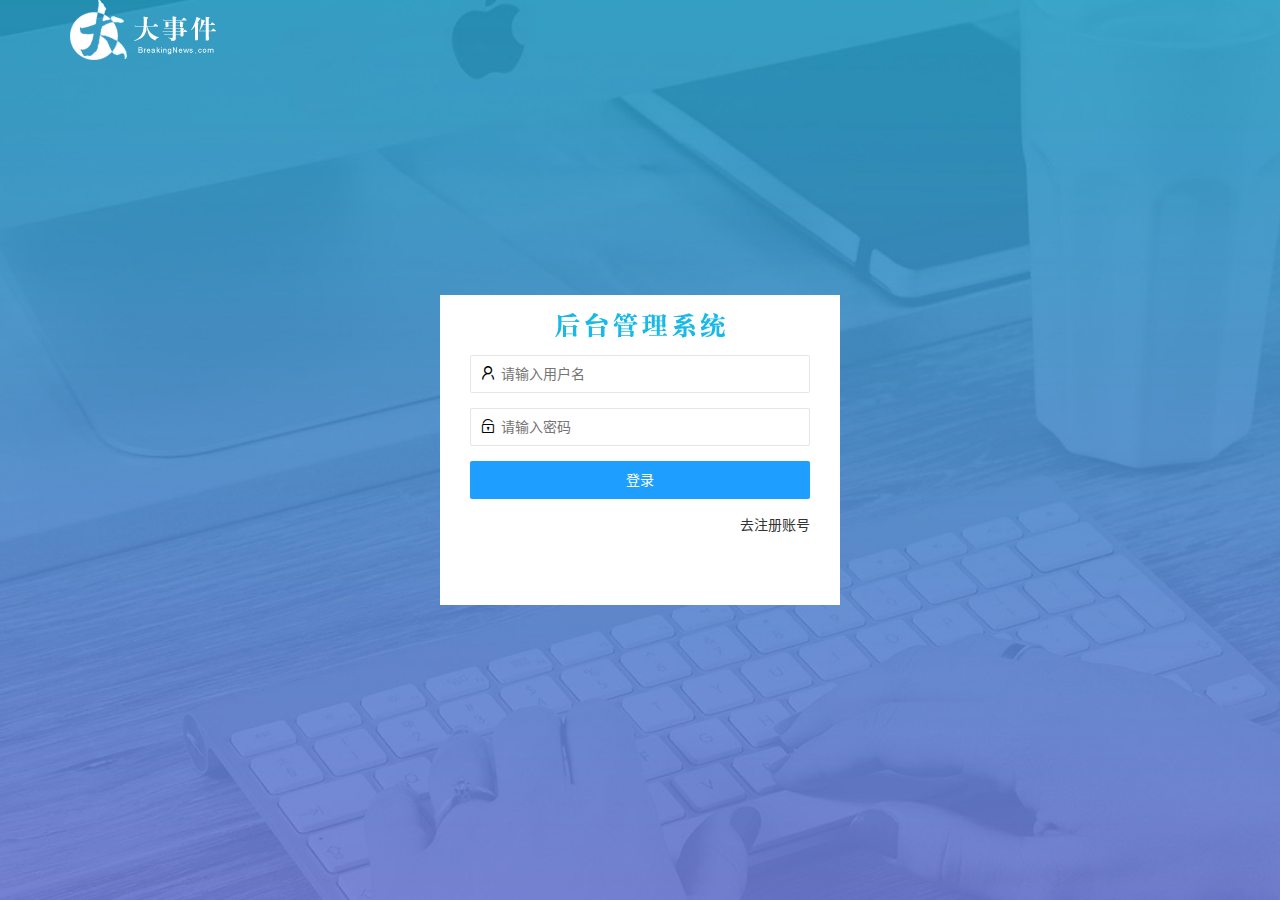
<file: login.html>
<!DOCTYPE html>
<html lang="zh-CN">

<head>
    <meta charset="UTF-8">
    <meta name="viewport" content="width=device-width, initial-scale=1.0">
    <title>大事件-登录/注册</title>
    <!-- 引入layui文件 -->
    <link rel="stylesheet" href="/assets/lib/layui/css/layui.css">
    <!-- 引入CSS样式文件 -->
    <link rel="stylesheet" href="/assets/css/login.css">
</head>

<body>
    <!-- 登录注册页面 -->
    <!-- logo部分 -->
    <div class="layui-main">
        <img src="/assets/images/logo.png" alt="">
    </div>
    <!-- 登录注册区域 -->
    <div class="loginandreg">
        <!-- 头部 -->
        <div class="title"></div>
        <!-- 登录的div -->
        <div class="link-login">
            <!-- 登陆的表单 -->
            <form class="layui-form login-form" action="">
                <!-- 用户名 -->
                <div class="layui-form-item">
                    <i class="layui-icon layui-icon-username myIcon"></i>
                    <input type="text" name="username" required lay-verify="required" placeholder="请输入用户名" autocomplete="off" class="layui-input">
                </div>
                <!-- 密码 -->
                <div class="layui-form-item">
                    <i class="layui-icon layui-icon-password myIcon"></i>
                    <input type="password" name="password" required lay-verify="required|pwd" placeholder="请输入密码" autocomplete="off" class="layui-input">
                </div>
                <!-- 提交按钮 -->
                <div class="layui-form-item">
                    <button class="layui-btn  layui-btn-normal  layui-btn-fluid" lay-submit lay-filter="formDemo">登录</button>
                </div>
                <div class="layui-form-item">
                    <a href="javascript:;" id="login">去注册账号</a>
                </div>
            </form>
        </div>
        <!-- 注册的div -->
        <div class="link-reg">
            <!-- 注册的表单 -->
            <form class="layui-form reg-form" action="">
                <!-- 用户名 -->
                <div class="layui-form-item">
                    <i class="layui-icon layui-icon-username myIcon"></i>
                    <input type="text" name="username" required lay-verify="required" placeholder="请输入用户名" autocomplete="off" class="layui-input">
                </div>
                <!-- 密码 -->
                <div class="layui-form-item">
                    <i class="layui-icon layui-icon-password myIcon"></i>
                    <input type="password" name="password" required lay-verify="required|pwd" placeholder="请输入密码" autocomplete="off" class="layui-input">
                </div>
                <!-- 确认密码 -->
                <div class="layui-form-item">
                    <i class="layui-icon layui-icon-password myIcon"></i>
                    <input type="password" name="repassword" required lay-verify="required|pwd|repwd" placeholder="再次确认密码" autocomplete="off" class="layui-input">
                </div>
                <!-- 提交按钮 -->
                <div class="layui-form-item">
                    <button class="layui-btn  layui-btn-normal  layui-btn-fluid" lay-submit lay-filter="formDemo">登录</button>
                </div>
                <div class="layui-form-item">
                    <a href="javascript:;" class="linkgo" id="reg">去登陆</a>
                </div>
            </form>

        </div>

    </div>
    <!-- 引入layui -->
    <script src="/assets/lib/layui/layui.all.js"></script>
    <!-- 引入jQuery -->
    <script src="/assets/lib/jquery.js"></script>
    <script src="/assets/js/baseAPI.js"></script>
    <!-- 引入自己的js文件 -->
    <script src="/assets/js/login.js"></script>
</body>

</html>
</file>
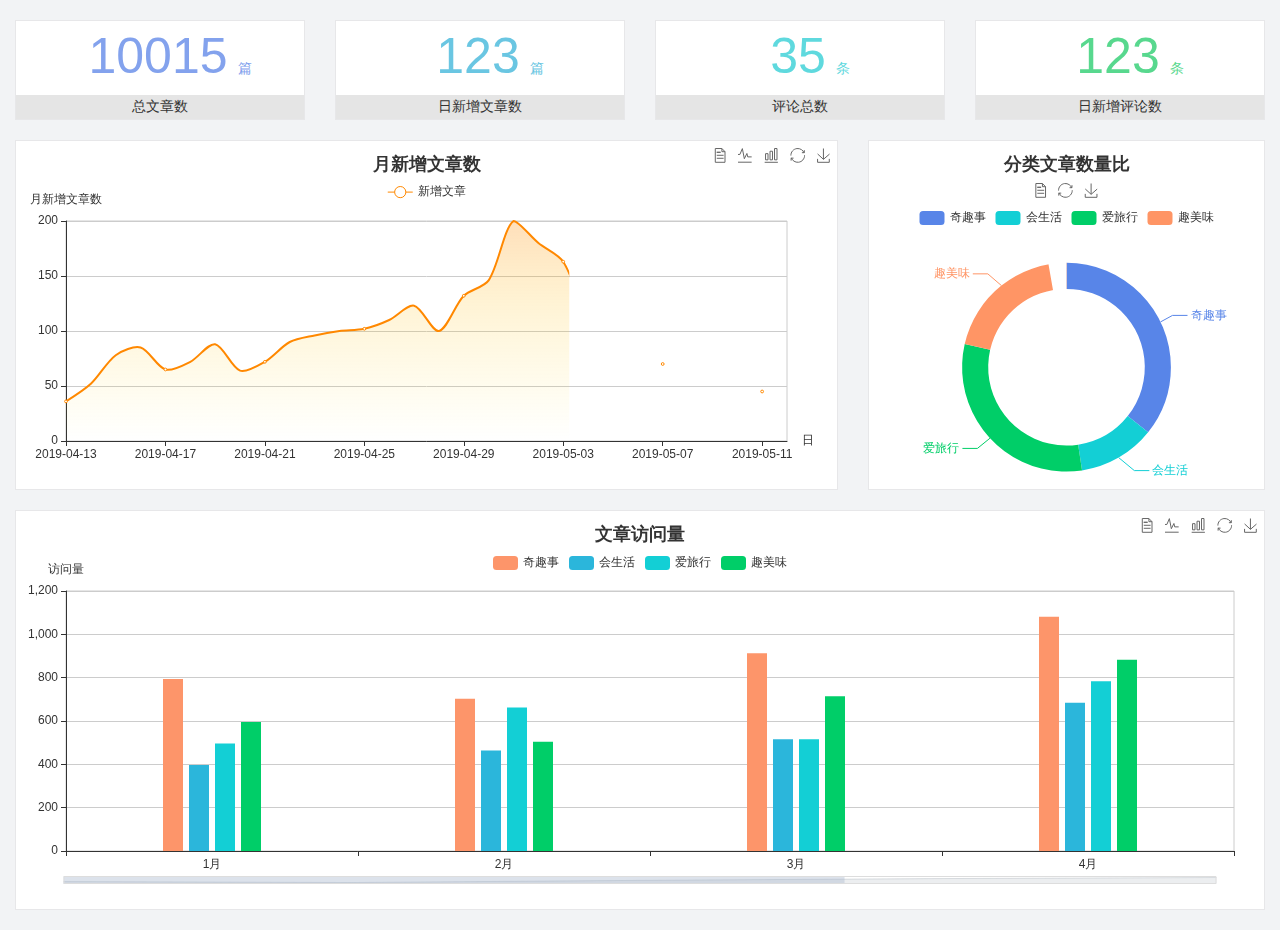
<file: home/dashboard.html>
<!DOCTYPE html>
<html lang="en">

<head>
    <meta charset="UTF-8">
    <meta name="viewport" content="width=device-width, initial-scale=1.0">
    <meta http-equiv="X-UA-Compatible" content="ie=edge">
    <title>图表统计</title>
    <link rel="stylesheet" href="../../assets/lib/bootstrap.css" />
    <link rel="stylesheet" href="../../assets/lib/main.css" />
    <script src="../../assets/lib/jquery.js"></script>
    <script type="text/javascript" src="../../assets/lib/echarts.min.js"></script>
</head>

<body>
    <div class="container-fluid">
        <div class="row spannel_list">
            <div class="col-sm-3 col-xs-6">
                <div class="spannel">
                    <em>10015</em><span>篇</span>
                    <b>总文章数</b>
                </div>
            </div>
            <div class="col-sm-3 col-xs-6">
                <div class="spannel scolor01">
                    <em>123</em><span>篇</span>
                    <b>日新增文章数</b>
                </div>
            </div>
            <div class="col-sm-3 col-xs-6">
                <div class="spannel scolor02">
                    <em>35</em><span>条</span>
                    <b>评论总数</b>
                </div>
            </div>
            <div class="col-sm-3 col-xs-6">
                <div class="spannel scolor03">
                    <em>123</em><span>条</span>
                    <b>日新增评论数</b>
                </div>
            </div>
        </div>
    </div>

    <div class="container-fluid">
        <div class="row curve-pie">
            <div class="col-lg-8 col-md-8">
                <div class="gragh_pannel" id="curve_show"></div>
            </div>
            <div class="col-lg-4 col-md-4">
                <div class="gragh_pannel" id="pie_show"></div>
            </div>
        </div>
    </div>

    <div class="container-fluid">
        <div class="column_pannel" id="column_show"></div>
    </div>

    <script>
        var oChart = echarts.init(document.getElementById('curve_show'));
        var aList_all = [{
            'count': 36,
            'date': '2019-04-13'
        }, {
            'count': 52,
            'date': '2019-04-14'
        }, {
            'count': 78,
            'date': '2019-04-15'
        }, {
            'count': 85,
            'date': '2019-04-16'
        }, {
            'count': 65,
            'date': '2019-04-17'
        }, {
            'count': 72,
            'date': '2019-04-18'
        }, {
            'count': 88,
            'date': '2019-04-19'
        }, {
            'count': 64,
            'date': '2019-04-20'
        }, {
            'count': 72,
            'date': '2019-04-21'
        }, {
            'count': 90,
            'date': '2019-04-22'
        }, {
            'count': 96,
            'date': '2019-04-23'
        }, {
            'count': 100,
            'date': '2019-04-24'
        }, {
            'count': 102,
            'date': '2019-04-25'
        }, {
            'count': 110,
            'date': '2019-04-26'
        }, {
            'count': 123,
            'date': '2019-04-27'
        }, {
            'count': 100,
            'date': '2019-04-28'
        }, {
            'count': 132,
            'date': '2019-04-29'
        }, {
            'count': 146,
            'date': '2019-04-30'
        }, {
            'count': 200,
            'date': '2019-05-01'
        }, {
            'count': 180,
            'date': '2019-05-02'
        }, {
            'count': 163,
            'date': '2019-05-03'
        }, {
            'count': 110,
            'date': '2019-05-04'
        }, {
            'count': 80,
            'date': '2019-05-05'
        }, {
            'count': 82,
            'date': '2019-05-06'
        }, {
            'count': 70,
            'date': '2019-05-07'
        }, {
            'count': 65,
            'date': '2019-05-08'
        }, {
            'count': 54,
            'date': '2019-05-09'
        }, {
            'count': 40,
            'date': '2019-05-10'
        }, {
            'count': 45,
            'date': '2019-05-11'
        }, {
            'count': 38,
            'date': '2019-05-12'
        }, ];

        let aCount = [];
        let aDate = [];

        for (var i = 0; i < aList_all.length; i++) {
            aCount.push(aList_all[i].count);
            aDate.push(aList_all[i].date);
        }

        var chartopt = {
            title: {
                text: '月新增文章数',
                left: 'center',
                top: '10'
            },
            tooltip: {
                trigger: 'axis'
            },
            legend: {
                data: ['新增文章'],
                top: '40'
            },
            toolbox: {
                show: true,
                feature: {
                    mark: {
                        show: true
                    },
                    dataView: {
                        show: true,
                        readOnly: false
                    },
                    magicType: {
                        show: true,
                        type: ['line', 'bar']
                    },
                    restore: {
                        show: true
                    },
                    saveAsImage: {
                        show: true
                    }
                }
            },
            calculable: true,
            xAxis: [{
                name: '日',
                type: 'category',
                boundaryGap: false,
                data: aDate
            }],
            yAxis: [{
                name: '月新增文章数',
                type: 'value'
            }],
            series: [{
                name: '新增文章',
                type: 'line',
                smooth: true,
                itemStyle: {
                    normal: {
                        areaStyle: {
                            type: 'default'
                        },
                        color: '#f80'
                    },
                    lineStyle: {
                        color: '#f80'
                    }
                },
                data: aCount
            }],
            areaStyle: {
                normal: {
                    color: new echarts.graphic.LinearGradient(0, 0, 0, 1, [{
                        offset: 0,
                        color: 'rgba(255,136,0,0.39)'
                    }, {
                        offset: .34,
                        color: 'rgba(255,180,0,0.25)'
                    }, {
                        offset: 1,
                        color: 'rgba(255,222,0,0.00)'
                    }])

                }
            },
            grid: {
                show: true,
                x: 50,
                x2: 50,
                y: 80,
                height: 220
            }
        };

        oChart.setOption(chartopt);


        var oPie = echarts.init(document.getElementById('pie_show'));
        var oPieopt = {
            title: {
                top: 10,
                text: '分类文章数量比',
                x: 'center'
            },
            tooltip: {
                trigger: 'item',
                formatter: "{a} <br/>{b} : {c} ({d}%)"
            },
            color: ['#5885e8', '#13cfd5', '#00ce68', '#ff9565'],
            legend: {
                x: 'center',
                top: 65,
                data: ['奇趣事', '会生活', '爱旅行', '趣美味']
            },
            toolbox: {
                show: true,
                x: 'center',
                top: 35,
                feature: {
                    mark: {
                        show: true
                    },
                    dataView: {
                        show: true,
                        readOnly: false
                    },
                    magicType: {
                        show: true,
                        type: ['pie', 'funnel'],
                        option: {
                            funnel: {
                                x: '25%',
                                width: '50%',
                                funnelAlign: 'left',
                                max: 1548
                            }
                        }
                    },
                    restore: {
                        show: true
                    },
                    saveAsImage: {
                        show: true
                    }
                }
            },
            calculable: true,
            series: [{
                name: '访问来源',
                type: 'pie',
                radius: ['45%', '60%'],
                center: ['50%', '65%'],
                data: [{
                    value: 300,
                    name: '奇趣事'
                }, {
                    value: 100,
                    name: '会生活'
                }, {
                    value: 260,
                    name: '爱旅行'
                }, {
                    value: 180,
                    name: '趣美味'
                }]
            }]
        };
        oPie.setOption(oPieopt);



        var oColumn = this.echarts.init(document.getElementById('column_show'));
        var oColumnopt = {
            title: {
                text: '文章访问量',
                left: 'center',
                top: '10'
            },
            tooltip: {
                trigger: 'axis'
            },
            legend: {
                data: ['奇趣事', '会生活', '爱旅行', '趣美味'],
                top: '40'
            },
            toolbox: {
                show: true,
                feature: {
                    mark: {
                        show: true
                    },
                    dataView: {
                        show: true,
                        readOnly: false
                    },
                    magicType: {
                        show: true,
                        type: ['line', 'bar']
                    },
                    restore: {
                        show: true
                    },
                    saveAsImage: {
                        show: true
                    }
                }
            },
            calculable: true,
            xAxis: [{
                type: 'category',
                data: ['1月', '2月', '3月', '4月', '5月']
            }],
            yAxis: [{
                name: '访问量',
                type: 'value'
            }],
            series: [{
                name: '奇趣事',
                type: 'bar',
                barWidth: 20,
                itemStyle: {
                    normal: {
                        areaStyle: {
                            type: 'default'
                        },
                        color: '#fd956a'
                    }
                },
                data: [800, 708, 920, 1090, 1200]
            }, {
                name: '会生活',
                type: 'bar',
                barWidth: 20,
                itemStyle: {
                    normal: {
                        areaStyle: {
                            type: 'default'
                        },
                        color: '#2bb6db'
                    }
                },
                data: [400, 468, 520, 690, 800]
            }, {
                name: '爱旅行',
                type: 'bar',
                barWidth: 20,
                itemStyle: {
                    normal: {
                        areaStyle: {
                            type: 'default'
                        },
                        color: '#13cfd5'
                    }
                },
                data: [500, 668, 520, 790, 900]
            }, {
                name: '趣美味',
                type: 'bar',
                barWidth: 20,
                itemStyle: {
                    normal: {
                        areaStyle: {
                            type: 'default'
                        },
                        color: '#00ce68'
                    }
                },
                data: [600, 508, 720, 890, 1000]
            }],
            grid: {
                show: true,
                x: 50,
                x2: 30,
                y: 80,
                height: 260
            },
            dataZoom: [ //给x轴设置滚动条
                {
                    start: 0, //默认为0
                    end: 100 - 1000 / 31, //默认为100
                    type: 'slider',
                    show: true,
                    xAxisIndex: [0],
                    handleSize: 0, //滑动条的 左右2个滑动条的大小
                    height: 8, //组件高度
                    left: 45, //左边的距离
                    right: 50, //右边的距离
                    bottom: 26, //右边的距离
                    handleColor: '#ddd', //h滑动图标的颜色
                    handleStyle: {
                        borderColor: "#cacaca",
                        borderWidth: "1",
                        shadowBlur: 2,
                        background: "#ddd",
                        shadowColor: "#ddd",
                    }
                }
            ]
        };
        oColumn.setOption(oColumnopt);
    </script>
</body>

</html>
</file>
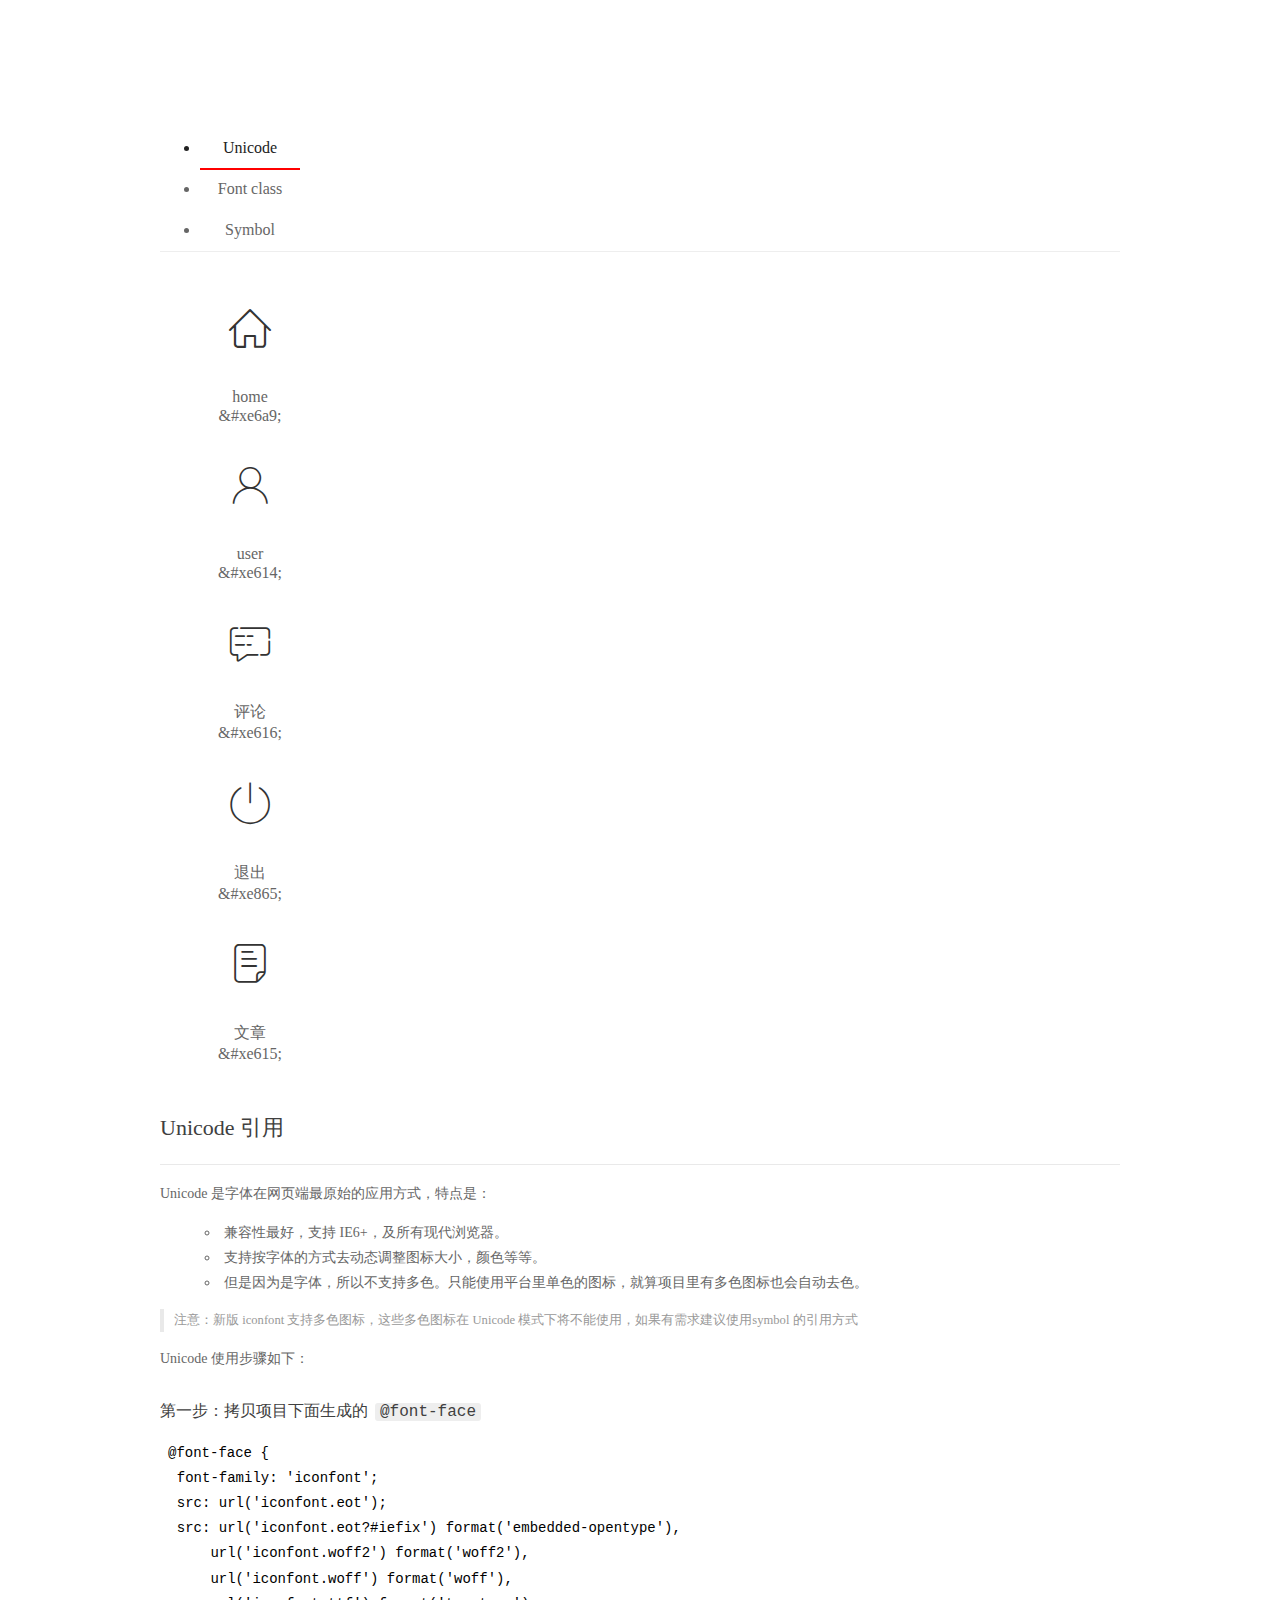
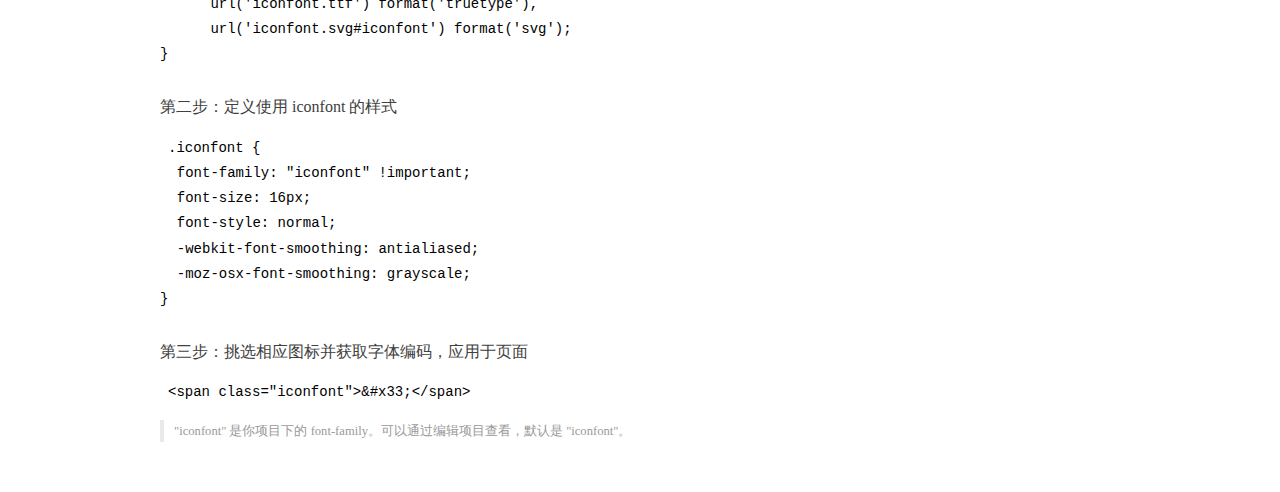
<file: assets/fonts/demo_index.html>
<!DOCTYPE html>
<html>
<head>
  <meta charset="utf-8"/>
  <title>IconFont Demo</title>
  <link rel="shortcut icon" href="https://gtms04.alicdn.com/tps/i4/TB1_oz6GVXXXXaFXpXXJDFnIXXX-64-64.ico" type="image/x-icon"/>
  <link rel="stylesheet" href="https://g.alicdn.com/thx/cube/1.3.2/cube.min.css">
  <link rel="stylesheet" href="demo.css">
  <link rel="stylesheet" href="iconfont.css">
  <script src="iconfont.js"></script>
  <!-- jQuery -->
  <script src="https://a1.alicdn.com/oss/uploads/2018/12/26/7bfddb60-08e8-11e9-9b04-53e73bb6408b.js"></script>
  <!-- 代码高亮 -->
  <script src="https://a1.alicdn.com/oss/uploads/2018/12/26/a3f714d0-08e6-11e9-8a15-ebf944d7534c.js"></script>
</head>
<body>
  <div class="main">
    <h1 class="logo"><a href="https://www.iconfont.cn/" title="iconfont 首页" target="_blank">&#xe86b;</a></h1>
    <div class="nav-tabs">
      <ul id="tabs" class="dib-box">
        <li class="dib active"><span>Unicode</span></li>
        <li class="dib"><span>Font class</span></li>
        <li class="dib"><span>Symbol</span></li>
      </ul>
      
    </div>
    <div class="tab-container">
      <div class="content unicode" style="display: block;">
          <ul class="icon_lists dib-box">
          
            <li class="dib">
              <span class="icon iconfont">&#xe6a9;</span>
                <div class="name">home</div>
                <div class="code-name">&amp;#xe6a9;</div>
              </li>
          
            <li class="dib">
              <span class="icon iconfont">&#xe614;</span>
                <div class="name">user</div>
                <div class="code-name">&amp;#xe614;</div>
              </li>
          
            <li class="dib">
              <span class="icon iconfont">&#xe616;</span>
                <div class="name">评论</div>
                <div class="code-name">&amp;#xe616;</div>
              </li>
          
            <li class="dib">
              <span class="icon iconfont">&#xe865;</span>
                <div class="name">退出</div>
                <div class="code-name">&amp;#xe865;</div>
              </li>
          
            <li class="dib">
              <span class="icon iconfont">&#xe615;</span>
                <div class="name">文章</div>
                <div class="code-name">&amp;#xe615;</div>
              </li>
          
          </ul>
          <div class="article markdown">
          <h2 id="unicode-">Unicode 引用</h2>
          <hr>

          <p>Unicode 是字体在网页端最原始的应用方式，特点是：</p>
          <ul>
            <li>兼容性最好，支持 IE6+，及所有现代浏览器。</li>
            <li>支持按字体的方式去动态调整图标大小，颜色等等。</li>
            <li>但是因为是字体，所以不支持多色。只能使用平台里单色的图标，就算项目里有多色图标也会自动去色。</li>
          </ul>
          <blockquote>
            <p>注意：新版 iconfont 支持多色图标，这些多色图标在 Unicode 模式下将不能使用，如果有需求建议使用symbol 的引用方式</p>
          </blockquote>
          <p>Unicode 使用步骤如下：</p>
          <h3 id="-font-face">第一步：拷贝项目下面生成的 <code>@font-face</code></h3>
<pre><code class="language-css"
>@font-face {
  font-family: 'iconfont';
  src: url('iconfont.eot');
  src: url('iconfont.eot?#iefix') format('embedded-opentype'),
      url('iconfont.woff2') format('woff2'),
      url('iconfont.woff') format('woff'),
      url('iconfont.ttf') format('truetype'),
      url('iconfont.svg#iconfont') format('svg');
}
</code></pre>
          <h3 id="-iconfont-">第二步：定义使用 iconfont 的样式</h3>
<pre><code class="language-css"
>.iconfont {
  font-family: "iconfont" !important;
  font-size: 16px;
  font-style: normal;
  -webkit-font-smoothing: antialiased;
  -moz-osx-font-smoothing: grayscale;
}
</code></pre>
          <h3 id="-">第三步：挑选相应图标并获取字体编码，应用于页面</h3>
<pre>
<code class="language-html"
>&lt;span class="iconfont"&gt;&amp;#x33;&lt;/span&gt;
</code></pre>
          <blockquote>
            <p>"iconfont" 是你项目下的 font-family。可以通过编辑项目查看，默认是 "iconfont"。</p>
          </blockquote>
          </div>
      </div>
      <div class="content font-class">
        <ul class="icon_lists dib-box">
          
          <li class="dib">
            <span class="icon iconfont icon-home"></span>
            <div class="name">
              home
            </div>
            <div class="code-name">.icon-home
            </div>
          </li>
          
          <li class="dib">
            <span class="icon iconfont icon-user"></span>
            <div class="name">
              user
            </div>
            <div class="code-name">.icon-user
            </div>
          </li>
          
          <li class="dib">
            <span class="icon iconfont icon-pinglun"></span>
            <div class="name">
              评论
            </div>
            <div class="code-name">.icon-pinglun
            </div>
          </li>
          
          <li class="dib">
            <span class="icon iconfont icon-tuichu"></span>
            <div class="name">
              退出
            </div>
            <div class="code-name">.icon-tuichu
            </div>
          </li>
          
          <li class="dib">
            <span class="icon iconfont icon-16"></span>
            <div class="name">
              文章
            </div>
            <div class="code-name">.icon-16
            </div>
          </li>
          
        </ul>
        <div class="article markdown">
        <h2 id="font-class-">font-class 引用</h2>
        <hr>

        <p>font-class 是 Unicode 使用方式的一种变种，主要是解决 Unicode 书写不直观，语意不明确的问题。</p>
        <p>与 Unicode 使用方式相比，具有如下特点：</p>
        <ul>
          <li>兼容性良好，支持 IE8+，及所有现代浏览器。</li>
          <li>相比于 Unicode 语意明确，书写更直观。可以很容易分辨这个 icon 是什么。</li>
          <li>因为使用 class 来定义图标，所以当要替换图标时，只需要修改 class 里面的 Unicode 引用。</li>
          <li>不过因为本质上还是使用的字体，所以多色图标还是不支持的。</li>
        </ul>
        <p>使用步骤如下：</p>
        <h3 id="-fontclass-">第一步：引入项目下面生成的 fontclass 代码：</h3>
<pre><code class="language-html">&lt;link rel="stylesheet" href="./iconfont.css"&gt;
</code></pre>
        <h3 id="-">第二步：挑选相应图标并获取类名，应用于页面：</h3>
<pre><code class="language-html">&lt;span class="iconfont icon-xxx"&gt;&lt;/span&gt;
</code></pre>
        <blockquote>
          <p>"
            iconfont" 是你项目下的 font-family。可以通过编辑项目查看，默认是 "iconfont"。</p>
        </blockquote>
      </div>
      </div>
      <div class="content symbol">
          <ul class="icon_lists dib-box">
          
            <li class="dib">
                <svg class="icon svg-icon" aria-hidden="true">
                  <use xlink:href="#icon-home"></use>
                </svg>
                <div class="name">home</div>
                <div class="code-name">#icon-home</div>
            </li>
          
            <li class="dib">
                <svg class="icon svg-icon" aria-hidden="true">
                  <use xlink:href="#icon-user"></use>
                </svg>
                <div class="name">user</div>
                <div class="code-name">#icon-user</div>
            </li>
          
            <li class="dib">
                <svg class="icon svg-icon" aria-hidden="true">
                  <use xlink:href="#icon-pinglun"></use>
                </svg>
                <div class="name">评论</div>
                <div class="code-name">#icon-pinglun</div>
            </li>
          
            <li class="dib">
                <svg class="icon svg-icon" aria-hidden="true">
                  <use xlink:href="#icon-tuichu"></use>
                </svg>
                <div class="name">退出</div>
                <div class="code-name">#icon-tuichu</div>
            </li>
          
            <li class="dib">
                <svg class="icon svg-icon" aria-hidden="true">
                  <use xlink:href="#icon-16"></use>
                </svg>
                <div class="name">文章</div>
                <div class="code-name">#icon-16</div>
            </li>
          
          </ul>
          <div class="article markdown">
          <h2 id="symbol-">Symbol 引用</h2>
          <hr>

          <p>这是一种全新的使用方式，应该说这才是未来的主流，也是平台目前推荐的用法。相关介绍可以参考这篇<a href="">文章</a>
            这种用法其实是做了一个 SVG 的集合，与另外两种相比具有如下特点：</p>
          <ul>
            <li>支持多色图标了，不再受单色限制。</li>
            <li>通过一些技巧，支持像字体那样，通过 <code>font-size</code>, <code>color</code> 来调整样式。</li>
            <li>兼容性较差，支持 IE9+，及现代浏览器。</li>
            <li>浏览器渲染 SVG 的性能一般，还不如 png。</li>
          </ul>
          <p>使用步骤如下：</p>
          <h3 id="-symbol-">第一步：引入项目下面生成的 symbol 代码：</h3>
<pre><code class="language-html">&lt;script src="./iconfont.js"&gt;&lt;/script&gt;
</code></pre>
          <h3 id="-css-">第二步：加入通用 CSS 代码（引入一次就行）：</h3>
<pre><code class="language-html">&lt;style&gt;
.icon {
  width: 1em;
  height: 1em;
  vertical-align: -0.15em;
  fill: currentColor;
  overflow: hidden;
}
&lt;/style&gt;
</code></pre>
          <h3 id="-">第三步：挑选相应图标并获取类名，应用于页面：</h3>
<pre><code class="language-html">&lt;svg class="icon" aria-hidden="true"&gt;
  &lt;use xlink:href="#icon-xxx"&gt;&lt;/use&gt;
&lt;/svg&gt;
</code></pre>
          </div>
      </div>

    </div>
  </div>
  <script>
  $(document).ready(function () {
      $('.tab-container .content:first').show()

      $('#tabs li').click(function (e) {
        var tabContent = $('.tab-container .content')
        var index = $(this).index()

        if ($(this).hasClass('active')) {
          return
        } else {
          $('#tabs li').removeClass('active')
          $(this).addClass('active')

          tabContent.hide().eq(index).fadeIn()
        }
      })
    })
  </script>
</body>
</html>
</file>
<file: assets/lib/layui/css/layui.css>
/** layui-v2.5.5 MIT License By https://www.layui.com */
 .layui-inline,img{display:inline-block;vertical-align:middle}h1,h2,h3,h4,h5,h6{font-weight:400}.layui-edge,.layui-header,.layui-inline,.layui-main{position:relative}.layui-body,.layui-edge,.layui-elip{overflow:hidden}.layui-btn,.layui-edge,.layui-inline,img{vertical-align:middle}.layui-btn,.layui-disabled,.layui-icon,.layui-unselect{-moz-user-select:none;-webkit-user-select:none;-ms-user-select:none}.layui-elip,.layui-form-checkbox span,.layui-form-pane .layui-form-label{text-overflow:ellipsis;white-space:nowrap}.layui-breadcrumb,.layui-tree-btnGroup{visibility:hidden}blockquote,body,button,dd,div,dl,dt,form,h1,h2,h3,h4,h5,h6,input,li,ol,p,pre,td,textarea,th,ul{margin:0;padding:0;-webkit-tap-highlight-color:rgba(0,0,0,0)}a:active,a:hover{outline:0}img{border:none}li{list-style:none}table{border-collapse:collapse;border-spacing:0}h4,h5,h6{font-size:100%}button,input,optgroup,option,select,textarea{font-family:inherit;font-size:inherit;font-style:inherit;font-weight:inherit;outline:0}pre{white-space:pre-wrap;white-space:-moz-pre-wrap;white-space:-pre-wrap;white-space:-o-pre-wrap;word-wrap:break-word}body{line-height:24px;font:14px Helvetica Neue,Helvetica,PingFang SC,Tahoma,Arial,sans-serif}hr{height:1px;margin:10px 0;border:0;clear:both}a{color:#333;text-decoration:none}a:hover{color:#777}a cite{font-style:normal;*cursor:pointer}.layui-border-box,.layui-border-box *{box-sizing:border-box}.layui-box,.layui-box *{box-sizing:content-box}.layui-clear{clear:both;*zoom:1}.layui-clear:after{content:'\20';clear:both;*zoom:1;display:block;height:0}.layui-inline{*display:inline;*zoom:1}.layui-edge{display:inline-block;width:0;height:0;border-width:6px;border-style:dashed;border-color:transparent}.layui-edge-top{top:-4px;border-bottom-color:#999;border-bottom-style:solid}.layui-edge-right{border-left-color:#999;border-left-style:solid}.layui-edge-bottom{top:2px;border-top-color:#999;border-top-style:solid}.layui-edge-left{border-right-color:#999;border-right-style:solid}.layui-disabled,.layui-disabled:hover{color:#d2d2d2!important;cursor:not-allowed!important}.layui-circle{border-radius:100%}.layui-show{display:block!important}.layui-hide{display:none!important}@font-face{font-family:layui-icon;src:url(../font/iconfont.eot?v=250);src:url(../font/iconfont.eot?v=250#iefix) format('embedded-opentype'),url(../font/iconfont.woff2?v=250) format('woff2'),url(../font/iconfont.woff?v=250) format('woff'),url(../font/iconfont.ttf?v=250) format('truetype'),url(../font/iconfont.svg?v=250#layui-icon) format('svg')}.layui-icon{font-family:layui-icon!important;font-size:16px;font-style:normal;-webkit-font-smoothing:antialiased;-moz-osx-font-smoothing:grayscale}.layui-icon-reply-fill:before{content:"\e611"}.layui-icon-set-fill:before{content:"\e614"}.layui-icon-menu-fill:before{content:"\e60f"}.layui-icon-search:before{content:"\e615"}.layui-icon-share:before{content:"\e641"}.layui-icon-set-sm:before{content:"\e620"}.layui-icon-engine:before{content:"\e628"}.layui-icon-close:before{content:"\1006"}.layui-icon-close-fill:before{content:"\1007"}.layui-icon-chart-screen:before{content:"\e629"}.layui-icon-star:before{content:"\e600"}.layui-icon-circle-dot:before{content:"\e617"}.layui-icon-chat:before{content:"\e606"}.layui-icon-release:before{content:"\e609"}.layui-icon-list:before{content:"\e60a"}.layui-icon-chart:before{content:"\e62c"}.layui-icon-ok-circle:before{content:"\1005"}.layui-icon-layim-theme:before{content:"\e61b"}.layui-icon-table:before{content:"\e62d"}.layui-icon-right:before{content:"\e602"}.layui-icon-left:before{content:"\e603"}.layui-icon-cart-simple:before{content:"\e698"}.layui-icon-face-cry:before{content:"\e69c"}.layui-icon-face-smile:before{content:"\e6af"}.layui-icon-survey:before{content:"\e6b2"}.layui-icon-tree:before{content:"\e62e"}.layui-icon-upload-circle:before{content:"\e62f"}.layui-icon-add-circle:before{content:"\e61f"}.layui-icon-download-circle:before{content:"\e601"}.layui-icon-templeate-1:before{content:"\e630"}.layui-icon-util:before{content:"\e631"}.layui-icon-face-surprised:before{content:"\e664"}.layui-icon-edit:before{content:"\e642"}.layui-icon-speaker:before{content:"\e645"}.layui-icon-down:before{content:"\e61a"}.layui-icon-file:before{content:"\e621"}.layui-icon-layouts:before{content:"\e632"}.layui-icon-rate-half:before{content:"\e6c9"}.layui-icon-add-circle-fine:before{content:"\e608"}.layui-icon-prev-circle:before{content:"\e633"}.layui-icon-read:before{content:"\e705"}.layui-icon-404:before{content:"\e61c"}.layui-icon-carousel:before{content:"\e634"}.layui-icon-help:before{content:"\e607"}.layui-icon-code-circle:before{content:"\e635"}.layui-icon-water:before{content:"\e636"}.layui-icon-username:before{content:"\e66f"}.layui-icon-find-fill:before{content:"\e670"}.layui-icon-about:before{content:"\e60b"}.layui-icon-location:before{content:"\e715"}.layui-icon-up:before{content:"\e619"}.layui-icon-pause:before{content:"\e651"}.layui-icon-date:before{content:"\e637"}.layui-icon-layim-uploadfile:before{content:"\e61d"}.layui-icon-delete:before{content:"\e640"}.layui-icon-play:before{content:"\e652"}.layui-icon-top:before{content:"\e604"}.layui-icon-friends:before{content:"\e612"}.layui-icon-refresh-3:before{content:"\e9aa"}.layui-icon-ok:before{content:"\e605"}.layui-icon-layer:before{content:"\e638"}.layui-icon-face-smile-fine:before{content:"\e60c"}.layui-icon-dollar:before{content:"\e659"}.layui-icon-group:before{content:"\e613"}.layui-icon-layim-download:before{content:"\e61e"}.layui-icon-picture-fine:before{content:"\e60d"}.layui-icon-link:before{content:"\e64c"}.layui-icon-diamond:before{content:"\e735"}.layui-icon-log:before{content:"\e60e"}.layui-icon-rate-solid:before{content:"\e67a"}.layui-icon-fonts-del:before{content:"\e64f"}.layui-icon-unlink:before{content:"\e64d"}.layui-icon-fonts-clear:before{content:"\e639"}.layui-icon-triangle-r:before{content:"\e623"}.layui-icon-circle:before{content:"\e63f"}.layui-icon-radio:before{content:"\e643"}.layui-icon-align-center:before{content:"\e647"}.layui-icon-align-right:before{content:"\e648"}.layui-icon-align-left:before{content:"\e649"}.layui-icon-loading-1:before{content:"\e63e"}.layui-icon-return:before{content:"\e65c"}.layui-icon-fonts-strong:before{content:"\e62b"}.layui-icon-upload:before{content:"\e67c"}.layui-icon-dialogue:before{content:"\e63a"}.layui-icon-video:before{content:"\e6ed"}.layui-icon-headset:before{content:"\e6fc"}.layui-icon-cellphone-fine:before{content:"\e63b"}.layui-icon-add-1:before{content:"\e654"}.layui-icon-face-smile-b:before{content:"\e650"}.layui-icon-fonts-html:before{content:"\e64b"}.layui-icon-form:before{content:"\e63c"}.layui-icon-cart:before{content:"\e657"}.layui-icon-camera-fill:before{content:"\e65d"}.layui-icon-tabs:before{content:"\e62a"}.layui-icon-fonts-code:before{content:"\e64e"}.layui-icon-fire:before{content:"\e756"}.layui-icon-set:before{content:"\e716"}.layui-icon-fonts-u:before{content:"\e646"}.layui-icon-triangle-d:before{content:"\e625"}.layui-icon-tips:before{content:"\e702"}.layui-icon-picture:before{content:"\e64a"}.layui-icon-more-vertical:before{content:"\e671"}.layui-icon-flag:before{content:"\e66c"}.layui-icon-loading:before{content:"\e63d"}.layui-icon-fonts-i:before{content:"\e644"}.layui-icon-refresh-1:before{content:"\e666"}.layui-icon-rmb:before{content:"\e65e"}.layui-icon-home:before{content:"\e68e"}.layui-icon-user:before{content:"\e770"}.layui-icon-notice:before{content:"\e667"}.layui-icon-login-weibo:before{content:"\e675"}.layui-icon-voice:before{content:"\e688"}.layui-icon-upload-drag:before{content:"\e681"}.layui-icon-login-qq:before{content:"\e676"}.layui-icon-snowflake:before{content:"\e6b1"}.layui-icon-file-b:before{content:"\e655"}.layui-icon-template:before{content:"\e663"}.layui-icon-auz:before{content:"\e672"}.layui-icon-console:before{content:"\e665"}.layui-icon-app:before{content:"\e653"}.layui-icon-prev:before{content:"\e65a"}.layui-icon-website:before{content:"\e7ae"}.layui-icon-next:before{content:"\e65b"}.layui-icon-component:before{content:"\e857"}.layui-icon-more:before{content:"\e65f"}.layui-icon-login-wechat:before{content:"\e677"}.layui-icon-shrink-right:before{content:"\e668"}.layui-icon-spread-left:before{content:"\e66b"}.layui-icon-camera:before{content:"\e660"}.layui-icon-note:before{content:"\e66e"}.layui-icon-refresh:before{content:"\e669"}.layui-icon-female:before{content:"\e661"}.layui-icon-male:before{content:"\e662"}.layui-icon-password:before{content:"\e673"}.layui-icon-senior:before{content:"\e674"}.layui-icon-theme:before{content:"\e66a"}.layui-icon-tread:before{content:"\e6c5"}.layui-icon-praise:before{content:"\e6c6"}.layui-icon-star-fill:before{content:"\e658"}.layui-icon-rate:before{content:"\e67b"}.layui-icon-template-1:before{content:"\e656"}.layui-icon-vercode:before{content:"\e679"}.layui-icon-cellphone:before{content:"\e678"}.layui-icon-screen-full:before{content:"\e622"}.layui-icon-screen-restore:before{content:"\e758"}.layui-icon-cols:before{content:"\e610"}.layui-icon-export:before{content:"\e67d"}.layui-icon-print:before{content:"\e66d"}.layui-icon-slider:before{content:"\e714"}.layui-icon-addition:before{content:"\e624"}.layui-icon-subtraction:before{content:"\e67e"}.layui-icon-service:before{content:"\e626"}.layui-icon-transfer:before{content:"\e691"}.layui-main{width:1140px;margin:0 auto}.layui-header{z-index:1000;height:60px}.layui-header a:hover{transition:all .5s;-webkit-transition:all .5s}.layui-side{position:fixed;left:0;top:0;bottom:0;z-index:999;width:200px;overflow-x:hidden}.layui-side-scroll{position:relative;width:220px;height:100%;overflow-x:hidden}.layui-body{position:absolute;left:200px;right:0;top:0;bottom:0;z-index:998;width:auto;overflow-y:auto;box-sizing:border-box}.layui-layout-body{overflow:hidden}.layui-layout-admin .layui-header{background-color:#23262E}.layui-layout-admin .layui-side{top:60px;width:200px;overflow-x:hidden}.layui-layout-admin .layui-body{position:fixed;top:60px;bottom:44px}.layui-layout-admin .layui-main{width:auto;margin:0 15px}.layui-layout-admin .layui-footer{position:fixed;left:200px;right:0;bottom:0;height:44px;line-height:44px;padding:0 15px;background-color:#eee}.layui-layout-admin .layui-logo{position:absolute;left:0;top:0;width:200px;height:100%;line-height:60px;text-align:center;color:#009688;font-size:16px}.layui-layout-admin .layui-header .layui-nav{background:0 0}.layui-layout-left{position:absolute!important;left:200px;top:0}.layui-layout-right{position:absolute!important;right:0;top:0}.layui-container{position:relative;margin:0 auto;padding:0 15px;box-sizing:border-box}.layui-fluid{position:relative;margin:0 auto;padding:0 15px}.layui-row:after,.layui-row:before{content:'';display:block;clear:both}.layui-col-lg1,.layui-col-lg10,.layui-col-lg11,.layui-col-lg12,.layui-col-lg2,.layui-col-lg3,.layui-col-lg4,.layui-col-lg5,.layui-col-lg6,.layui-col-lg7,.layui-col-lg8,.layui-col-lg9,.layui-col-md1,.layui-col-md10,.layui-col-md11,.layui-col-md12,.layui-col-md2,.layui-col-md3,.layui-col-md4,.layui-col-md5,.layui-col-md6,.layui-col-md7,.layui-col-md8,.layui-col-md9,.layui-col-sm1,.layui-col-sm10,.layui-col-sm11,.layui-col-sm12,.layui-col-sm2,.layui-col-sm3,.layui-col-sm4,.layui-col-sm5,.layui-col-sm6,.layui-col-sm7,.layui-col-sm8,.layui-col-sm9,.layui-col-xs1,.layui-col-xs10,.layui-col-xs11,.layui-col-xs12,.layui-col-xs2,.layui-col-xs3,.layui-col-xs4,.layui-col-xs5,.layui-col-xs6,.layui-col-xs7,.layui-col-xs8,.layui-col-xs9{position:relative;display:block;box-sizing:border-box}.layui-col-xs1,.layui-col-xs10,.layui-col-xs11,.layui-col-xs12,.layui-col-xs2,.layui-col-xs3,.layui-col-xs4,.layui-col-xs5,.layui-col-xs6,.layui-col-xs7,.layui-col-xs8,.layui-col-xs9{float:left}.layui-col-xs1{width:8.33333333%}.layui-col-xs2{width:16.66666667%}.layui-col-xs3{width:25%}.layui-col-xs4{width:33.33333333%}.layui-col-xs5{width:41.66666667%}.layui-col-xs6{width:50%}.layui-col-xs7{width:58.33333333%}.layui-col-xs8{width:66.66666667%}.layui-col-xs9{width:75%}.layui-col-xs10{width:83.33333333%}.layui-col-xs11{width:91.66666667%}.layui-col-xs12{width:100%}.layui-col-xs-offset1{margin-left:8.33333333%}.layui-col-xs-offset2{margin-left:16.66666667%}.layui-col-xs-offset3{margin-left:25%}.layui-col-xs-offset4{margin-left:33.33333333%}.layui-col-xs-offset5{margin-left:41.66666667%}.layui-col-xs-offset6{margin-left:50%}.layui-col-xs-offset7{margin-left:58.33333333%}.layui-col-xs-offset8{margin-left:66.66666667%}.layui-col-xs-offset9{margin-left:75%}.layui-col-xs-offset10{margin-left:83.33333333%}.layui-col-xs-offset11{margin-left:91.66666667%}.layui-col-xs-offset12{margin-left:100%}@media screen and (max-width:768px){.layui-hide-xs{display:none!important}.layui-show-xs-block{display:block!important}.layui-show-xs-inline{display:inline!important}.layui-show-xs-inline-block{display:inline-block!important}}@media screen and (min-width:768px){.layui-container{width:750px}.layui-hide-sm{display:none!important}.layui-show-sm-block{display:block!important}.layui-show-sm-inline{display:inline!important}.layui-show-sm-inline-block{display:inline-block!important}.layui-col-sm1,.layui-col-sm10,.layui-col-sm11,.layui-col-sm12,.layui-col-sm2,.layui-col-sm3,.layui-col-sm4,.layui-col-sm5,.layui-col-sm6,.layui-col-sm7,.layui-col-sm8,.layui-col-sm9{float:left}.layui-col-sm1{width:8.33333333%}.layui-col-sm2{width:16.66666667%}.layui-col-sm3{width:25%}.layui-col-sm4{width:33.33333333%}.layui-col-sm5{width:41.66666667%}.layui-col-sm6{width:50%}.layui-col-sm7{width:58.33333333%}.layui-col-sm8{width:66.66666667%}.layui-col-sm9{width:75%}.layui-col-sm10{width:83.33333333%}.layui-col-sm11{width:91.66666667%}.layui-col-sm12{width:100%}.layui-col-sm-offset1{margin-left:8.33333333%}.layui-col-sm-offset2{margin-left:16.66666667%}.layui-col-sm-offset3{margin-left:25%}.layui-col-sm-offset4{margin-left:33.33333333%}.layui-col-sm-offset5{margin-left:41.66666667%}.layui-col-sm-offset6{margin-left:50%}.layui-col-sm-offset7{margin-left:58.33333333%}.layui-col-sm-offset8{margin-left:66.66666667%}.layui-col-sm-offset9{margin-left:75%}.layui-col-sm-offset10{margin-left:83.33333333%}.layui-col-sm-offset11{margin-left:91.66666667%}.layui-col-sm-offset12{margin-left:100%}}@media screen and (min-width:992px){.layui-container{width:970px}.layui-hide-md{display:none!important}.layui-show-md-block{display:block!important}.layui-show-md-inline{display:inline!important}.layui-show-md-inline-block{display:inline-block!important}.layui-col-md1,.layui-col-md10,.layui-col-md11,.layui-col-md12,.layui-col-md2,.layui-col-md3,.layui-col-md4,.layui-col-md5,.layui-col-md6,.layui-col-md7,.layui-col-md8,.layui-col-md9{float:left}.layui-col-md1{width:8.33333333%}.layui-col-md2{width:16.66666667%}.layui-col-md3{width:25%}.layui-col-md4{width:33.33333333%}.layui-col-md5{width:41.66666667%}.layui-col-md6{width:50%}.layui-col-md7{width:58.33333333%}.layui-col-md8{width:66.66666667%}.layui-col-md9{width:75%}.layui-col-md10{width:83.33333333%}.layui-col-md11{width:91.66666667%}.layui-col-md12{width:100%}.layui-col-md-offset1{margin-left:8.33333333%}.layui-col-md-offset2{margin-left:16.66666667%}.layui-col-md-offset3{margin-left:25%}.layui-col-md-offset4{margin-left:33.33333333%}.layui-col-md-offset5{margin-left:41.66666667%}.layui-col-md-offset6{margin-left:50%}.layui-col-md-offset7{margin-left:58.33333333%}.layui-col-md-offset8{margin-left:66.66666667%}.layui-col-md-offset9{margin-left:75%}.layui-col-md-offset10{margin-left:83.33333333%}.layui-col-md-offset11{margin-left:91.66666667%}.layui-col-md-offset12{margin-left:100%}}@media screen and (min-width:1200px){.layui-container{width:1170px}.layui-hide-lg{display:none!important}.layui-show-lg-block{display:block!important}.layui-show-lg-inline{display:inline!important}.layui-show-lg-inline-block{display:inline-block!important}.layui-col-lg1,.layui-col-lg10,.layui-col-lg11,.layui-col-lg12,.layui-col-lg2,.layui-col-lg3,.layui-col-lg4,.layui-col-lg5,.layui-col-lg6,.layui-col-lg7,.layui-col-lg8,.layui-col-lg9{float:left}.layui-col-lg1{width:8.33333333%}.layui-col-lg2{width:16.66666667%}.layui-col-lg3{width:25%}.layui-col-lg4{width:33.33333333%}.layui-col-lg5{width:41.66666667%}.layui-col-lg6{width:50%}.layui-col-lg7{width:58.33333333%}.layui-col-lg8{width:66.66666667%}.layui-col-lg9{width:75%}.layui-col-lg10{width:83.33333333%}.layui-col-lg11{width:91.66666667%}.layui-col-lg12{width:100%}.layui-col-lg-offset1{margin-left:8.33333333%}.layui-col-lg-offset2{margin-left:16.66666667%}.layui-col-lg-offset3{margin-left:25%}.layui-col-lg-offset4{margin-left:33.33333333%}.layui-col-lg-offset5{margin-left:41.66666667%}.layui-col-lg-offset6{margin-left:50%}.layui-col-lg-offset7{margin-left:58.33333333%}.layui-col-lg-offset8{margin-left:66.66666667%}.layui-col-lg-offset9{margin-left:75%}.layui-col-lg-offset10{margin-left:83.33333333%}.layui-col-lg-offset11{margin-left:91.66666667%}.layui-col-lg-offset12{margin-left:100%}}.layui-col-space1{margin:-.5px}.layui-col-space1>*{padding:.5px}.layui-col-space3{margin:-1.5px}.layui-col-space3>*{padding:1.5px}.layui-col-space5{margin:-2.5px}.layui-col-space5>*{padding:2.5px}.layui-col-space8{margin:-3.5px}.layui-col-space8>*{padding:3.5px}.layui-col-space10{margin:-5px}.layui-col-space10>*{padding:5px}.layui-col-space12{margin:-6px}.layui-col-space12>*{padding:6px}.layui-col-space15{margin:-7.5px}.layui-col-space15>*{padding:7.5px}.layui-col-space18{margin:-9px}.layui-col-space18>*{padding:9px}.layui-col-space20{margin:-10px}.layui-col-space20>*{padding:10px}.layui-col-space22{margin:-11px}.layui-col-space22>*{padding:11px}.layui-col-space25{margin:-12.5px}.layui-col-space25>*{padding:12.5px}.layui-col-space30{margin:-15px}.layui-col-space30>*{padding:15px}.layui-btn,.layui-input,.layui-select,.layui-textarea,.layui-upload-button{outline:0;-webkit-appearance:none;transition:all .3s;-webkit-transition:all .3s;box-sizing:border-box}.layui-elem-quote{margin-bottom:10px;padding:15px;line-height:22px;border-left:5px solid #009688;border-radius:0 2px 2px 0;background-color:#f2f2f2}.layui-quote-nm{border-style:solid;border-width:1px 1px 1px 5px;background:0 0}.layui-elem-field{margin-bottom:10px;padding:0;border-width:1px;border-style:solid}.layui-elem-field legend{margin-left:20px;padding:0 10px;font-size:20px;font-weight:300}.layui-field-title{margin:10px 0 20px;border-width:1px 0 0}.layui-field-box{padding:10px 15px}.layui-field-title .layui-field-box{padding:10px 0}.layui-progress{position:relative;height:6px;border-radius:20px;background-color:#e2e2e2}.layui-progress-bar{position:absolute;left:0;top:0;width:0;max-width:100%;height:6px;border-radius:20px;text-align:right;background-color:#5FB878;transition:all .3s;-webkit-transition:all .3s}.layui-progress-big,.layui-progress-big .layui-progress-bar{height:18px;line-height:18px}.layui-progress-text{position:relative;top:-20px;line-height:18px;font-size:12px;color:#666}.layui-progress-big .layui-progress-text{position:static;padding:0 10px;color:#fff}.layui-collapse{border-width:1px;border-style:solid;border-radius:2px}.layui-colla-content,.layui-colla-item{border-top-width:1px;border-top-style:solid}.layui-colla-item:first-child{border-top:none}.layui-colla-title{position:relative;height:42px;line-height:42px;padding:0 15px 0 35px;color:#333;background-color:#f2f2f2;cursor:pointer;font-size:14px;overflow:hidden}.layui-colla-content{display:none;padding:10px 15px;line-height:22px;color:#666}.layui-colla-icon{position:absolute;left:15px;top:0;font-size:14px}.layui-card{margin-bottom:15px;border-radius:2px;background-color:#fff;box-shadow:0 1px 2px 0 rgba(0,0,0,.05)}.layui-card:last-child{margin-bottom:0}.layui-card-header{position:relative;height:42px;line-height:42px;padding:0 15px;border-bottom:1px solid #f6f6f6;color:#333;border-radius:2px 2px 0 0;font-size:14px}.layui-bg-black,.layui-bg-blue,.layui-bg-cyan,.layui-bg-green,.layui-bg-orange,.layui-bg-red{color:#fff!important}.layui-card-body{position:relative;padding:10px 15px;line-height:24px}.layui-card-body[pad15]{padding:15px}.layui-card-body[pad20]{padding:20px}.layui-card-body .layui-table{margin:5px 0}.layui-card .layui-tab{margin:0}.layui-panel-window{position:relative;padding:15px;border-radius:0;border-top:5px solid #E6E6E6;background-color:#fff}.layui-auxiliar-moving{position:fixed;left:0;right:0;top:0;bottom:0;width:100%;height:100%;background:0 0;z-index:9999999999}.layui-form-label,.layui-form-mid,.layui-form-select,.layui-input-block,.layui-input-inline,.layui-textarea{position:relative}.layui-bg-red{background-color:#FF5722!important}.layui-bg-orange{background-color:#FFB800!important}.layui-bg-green{background-color:#009688!important}.layui-bg-cyan{background-color:#2F4056!important}.layui-bg-blue{background-color:#1E9FFF!important}.layui-bg-black{background-color:#393D49!important}.layui-bg-gray{background-color:#eee!important;color:#666!important}.layui-badge-rim,.layui-colla-content,.layui-colla-item,.layui-collapse,.layui-elem-field,.layui-form-pane .layui-form-item[pane],.layui-form-pane .layui-form-label,.layui-input,.layui-layedit,.layui-layedit-tool,.layui-quote-nm,.layui-select,.layui-tab-bar,.layui-tab-card,.layui-tab-title,.layui-tab-title .layui-this:after,.layui-textarea{border-color:#e6e6e6}.layui-timeline-item:before,hr{background-color:#e6e6e6}.layui-text{line-height:22px;font-size:14px;color:#666}.layui-text h1,.layui-text h2,.layui-text h3{font-weight:500;color:#333}.layui-text h1{font-size:30px}.layui-text h2{font-size:24px}.layui-text h3{font-size:18px}.layui-text a:not(.layui-btn){color:#01AAED}.layui-text a:not(.layui-btn):hover{text-decoration:underline}.layui-text ul{padding:5px 0 5px 15px}.layui-text ul li{margin-top:5px;list-style-type:disc}.layui-text em,.layui-word-aux{color:#999!important;padding:0 5px!important}.layui-btn{display:inline-block;height:38px;line-height:38px;padding:0 18px;background-color:#009688;color:#fff;white-space:nowrap;text-align:center;font-size:14px;border:none;border-radius:2px;cursor:pointer}.layui-btn:hover{opacity:.8;filter:alpha(opacity=80);color:#fff}.layui-btn:active{opacity:1;filter:alpha(opacity=100)}.layui-btn+.layui-btn{margin-left:10px}.layui-btn-container{font-size:0}.layui-btn-container .layui-btn{margin-right:10px;margin-bottom:10px}.layui-btn-container .layui-btn+.layui-btn{margin-left:0}.layui-table .layui-btn-container .layui-btn{margin-bottom:9px}.layui-btn-radius{border-radius:100px}.layui-btn .layui-icon{margin-right:3px;font-size:18px;vertical-align:bottom;vertical-align:middle\9}.layui-btn-primary{border:1px solid #C9C9C9;background-color:#fff;color:#555}.layui-btn-primary:hover{border-color:#009688;color:#333}.layui-btn-normal{background-color:#1E9FFF}.layui-btn-warm{background-color:#FFB800}.layui-btn-danger{background-color:#FF5722}.layui-btn-checked{background-color:#5FB878}.layui-btn-disabled,.layui-btn-disabled:active,.layui-btn-disabled:hover{border:1px solid #e6e6e6;background-color:#FBFBFB;color:#C9C9C9;cursor:not-allowed;opacity:1}.layui-btn-lg{height:44px;line-height:44px;padding:0 25px;font-size:16px}.layui-btn-sm{height:30px;line-height:30px;padding:0 10px;font-size:12px}.layui-btn-sm i{font-size:16px!important}.layui-btn-xs{height:22px;line-height:22px;padding:0 5px;font-size:12px}.layui-btn-xs i{font-size:14px!important}.layui-btn-group{display:inline-block;vertical-align:middle;font-size:0}.layui-btn-group .layui-btn{margin-left:0!important;margin-right:0!important;border-left:1px solid rgba(255,255,255,.5);border-radius:0}.layui-btn-group .layui-btn-primary{border-left:none}.layui-btn-group .layui-btn-primary:hover{border-color:#C9C9C9;color:#009688}.layui-btn-group .layui-btn:first-child{border-left:none;border-radius:2px 0 0 2px}.layui-btn-group .layui-btn-primary:first-child{border-left:1px solid #c9c9c9}.layui-btn-group .layui-btn:last-child{border-radius:0 2px 2px 0}.layui-btn-group .layui-btn+.layui-btn{margin-left:0}.layui-btn-group+.layui-btn-group{margin-left:10px}.layui-btn-fluid{width:100%}.layui-input,.layui-select,.layui-textarea{height:38px;line-height:1.3;line-height:38px\9;border-width:1px;border-style:solid;background-color:#fff;border-radius:2px}.layui-input::-webkit-input-placeholder,.layui-select::-webkit-input-placeholder,.layui-textarea::-webkit-input-placeholder{line-height:1.3}.layui-input,.layui-textarea{display:block;width:100%;padding-left:10px}.layui-input:hover,.layui-textarea:hover{border-color:#D2D2D2!important}.layui-input:focus,.layui-textarea:focus{border-color:#C9C9C9!important}.layui-textarea{min-height:100px;height:auto;line-height:20px;padding:6px 10px;resize:vertical}.layui-select{padding:0 10px}.layui-form input[type=checkbox],.layui-form input[type=radio],.layui-form select{display:none}.layui-form [lay-ignore]{display:initial}.layui-form-item{margin-bottom:15px;clear:both;*zoom:1}.layui-form-item:after{content:'\20';clear:both;*zoom:1;display:block;height:0}.layui-form-label{float:left;display:block;padding:9px 15px;width:80px;font-weight:400;line-height:20px;text-align:right}.layui-form-label-col{display:block;float:none;padding:9px 0;line-height:20px;text-align:left}.layui-form-item .layui-inline{margin-bottom:5px;margin-right:10px}.layui-input-block{margin-left:110px;min-height:36px}.layui-input-inline{display:inline-block;vertical-align:middle}.layui-form-item .layui-input-inline{float:left;width:190px;margin-right:10px}.layui-form-text .layui-input-inline{width:auto}.layui-form-mid{float:left;display:block;padding:9px 0!important;line-height:20px;margin-right:10px}.layui-form-danger+.layui-form-select .layui-input,.layui-form-danger:focus{border-color:#FF5722!important}.layui-form-select .layui-input{padding-right:30px;cursor:pointer}.layui-form-select .layui-edge{position:absolute;right:10px;top:50%;margin-top:-3px;cursor:pointer;border-width:6px;border-top-color:#c2c2c2;border-top-style:solid;transition:all .3s;-webkit-transition:all .3s}.layui-form-select dl{display:none;position:absolute;left:0;top:42px;padding:5px 0;z-index:899;min-width:100%;border:1px solid #d2d2d2;max-height:300px;overflow-y:auto;background-color:#fff;border-radius:2px;box-shadow:0 2px 4px rgba(0,0,0,.12);box-sizing:border-box}.layui-form-select dl dd,.layui-form-select dl dt{padding:0 10px;line-height:36px;white-space:nowrap;overflow:hidden;text-overflow:ellipsis}.layui-form-select dl dt{font-size:12px;color:#999}.layui-form-select dl dd{cursor:pointer}.layui-form-select dl dd:hover{background-color:#f2f2f2;-webkit-transition:.5s all;transition:.5s all}.layui-form-select .layui-select-group dd{padding-left:20px}.layui-form-select dl dd.layui-select-tips{padding-left:10px!important;color:#999}.layui-form-select dl dd.layui-this{background-color:#5FB878;color:#fff}.layui-form-checkbox,.layui-form-select dl dd.layui-disabled{background-color:#fff}.layui-form-selected dl{display:block}.layui-form-checkbox,.layui-form-checkbox *,.layui-form-switch{display:inline-block;vertical-align:middle}.layui-form-selected .layui-edge{margin-top:-9px;-webkit-transform:rotate(180deg);transform:rotate(180deg);margin-top:-3px\9}:root .layui-form-selected .layui-edge{margin-top:-9px\0/IE9}.layui-form-selectup dl{top:auto;bottom:42px}.layui-select-none{margin:5px 0;text-align:center;color:#999}.layui-select-disabled .layui-disabled{border-color:#eee!important}.layui-select-disabled .layui-edge{border-top-color:#d2d2d2}.layui-form-checkbox{position:relative;height:30px;line-height:30px;margin-right:10px;padding-right:30px;cursor:pointer;font-size:0;-webkit-transition:.1s linear;transition:.1s linear;box-sizing:border-box}.layui-form-checkbox span{padding:0 10px;height:100%;font-size:14px;border-radius:2px 0 0 2px;background-color:#d2d2d2;color:#fff;overflow:hidden}.layui-form-checkbox:hover span{background-color:#c2c2c2}.layui-form-checkbox i{position:absolute;right:0;top:0;width:30px;height:28px;border:1px solid #d2d2d2;border-left:none;border-radius:0 2px 2px 0;color:#fff;font-size:20px;text-align:center}.layui-form-checkbox:hover i{border-color:#c2c2c2;color:#c2c2c2}.layui-form-checked,.layui-form-checked:hover{border-color:#5FB878}.layui-form-checked span,.layui-form-checked:hover span{background-color:#5FB878}.layui-form-checked i,.layui-form-checked:hover i{color:#5FB878}.layui-form-item .layui-form-checkbox{margin-top:4px}.layui-form-checkbox[lay-skin=primary]{height:auto!important;line-height:normal!important;min-width:18px;min-height:18px;border:none!important;margin-right:0;padding-left:28px;padding-right:0;background:0 0}.layui-form-checkbox[lay-skin=primary] span{padding-left:0;padding-right:15px;line-height:18px;background:0 0;color:#666}.layui-form-checkbox[lay-skin=primary] i{right:auto;left:0;width:16px;height:16px;line-height:16px;border:1px solid #d2d2d2;font-size:12px;border-radius:2px;background-color:#fff;-webkit-transition:.1s linear;transition:.1s linear}.layui-form-checkbox[lay-skin=primary]:hover i{border-color:#5FB878;color:#fff}.layui-form-checked[lay-skin=primary] i{border-color:#5FB878!important;background-color:#5FB878;color:#fff}.layui-checkbox-disbaled[lay-skin=primary] span{background:0 0!important;color:#c2c2c2}.layui-checkbox-disbaled[lay-skin=primary]:hover i{border-color:#d2d2d2}.layui-form-item .layui-form-checkbox[lay-skin=primary]{margin-top:10px}.layui-form-switch{position:relative;height:22px;line-height:22px;min-width:35px;padding:0 5px;margin-top:8px;border:1px solid #d2d2d2;border-radius:20px;cursor:pointer;background-color:#fff;-webkit-transition:.1s linear;transition:.1s linear}.layui-form-switch i{position:absolute;left:5px;top:3px;width:16px;height:16px;border-radius:20px;background-color:#d2d2d2;-webkit-transition:.1s linear;transition:.1s linear}.layui-form-switch em{position:relative;top:0;width:25px;margin-left:21px;padding:0!important;text-align:center!important;color:#999!important;font-style:normal!important;font-size:12px}.layui-form-onswitch{border-color:#5FB878;background-color:#5FB878}.layui-checkbox-disbaled,.layui-checkbox-disbaled i{border-color:#e2e2e2!important}.layui-form-onswitch i{left:100%;margin-left:-21px;background-color:#fff}.layui-form-onswitch em{margin-left:5px;margin-right:21px;color:#fff!important}.layui-checkbox-disbaled span{background-color:#e2e2e2!important}.layui-checkbox-disbaled:hover i{color:#fff!important}[lay-radio]{display:none}.layui-form-radio,.layui-form-radio *{display:inline-block;vertical-align:middle}.layui-form-radio{line-height:28px;margin:6px 10px 0 0;padding-right:10px;cursor:pointer;font-size:0}.layui-form-radio *{font-size:14px}.layui-form-radio>i{margin-right:8px;font-size:22px;color:#c2c2c2}.layui-form-radio>i:hover,.layui-form-radioed>i{color:#5FB878}.layui-radio-disbaled>i{color:#e2e2e2!important}.layui-form-pane .layui-form-label{width:110px;padding:8px 15px;height:38px;line-height:20px;border-width:1px;border-style:solid;border-radius:2px 0 0 2px;text-align:center;background-color:#FBFBFB;overflow:hidden;box-sizing:border-box}.layui-form-pane .layui-input-inline{margin-left:-1px}.layui-form-pane .layui-input-block{margin-left:110px;left:-1px}.layui-form-pane .layui-input{border-radius:0 2px 2px 0}.layui-form-pane .layui-form-text .layui-form-label{float:none;width:100%;border-radius:2px;box-sizing:border-box;text-align:left}.layui-form-pane .layui-form-text .layui-input-inline{display:block;margin:0;top:-1px;clear:both}.layui-form-pane .layui-form-text .layui-input-block{margin:0;left:0;top:-1px}.layui-form-pane .layui-form-text .layui-textarea{min-height:100px;border-radius:0 0 2px 2px}.layui-form-pane .layui-form-checkbox{margin:4px 0 4px 10px}.layui-form-pane .layui-form-radio,.layui-form-pane .layui-form-switch{margin-top:6px;margin-left:10px}.layui-form-pane .layui-form-item[pane]{position:relative;border-width:1px;border-style:solid}.layui-form-pane .layui-form-item[pane] .layui-form-label{position:absolute;left:0;top:0;height:100%;border-width:0 1px 0 0}.layui-form-pane .layui-form-item[pane] .layui-input-inline{margin-left:110px}@media screen and (max-width:450px){.layui-form-item .layui-form-label{text-overflow:ellipsis;overflow:hidden;white-space:nowrap}.layui-form-item .layui-inline{display:block;margin-right:0;margin-bottom:20px;clear:both}.layui-form-item .layui-inline:after{content:'\20';clear:both;display:block;height:0}.layui-form-item .layui-input-inline{display:block;float:none;left:-3px;width:auto;margin:0 0 10px 112px}.layui-form-item .layui-input-inline+.layui-form-mid{margin-left:110px;top:-5px;padding:0}.layui-form-item .layui-form-checkbox{margin-right:5px;margin-bottom:5px}}.layui-layedit{border-width:1px;border-style:solid;border-radius:2px}.layui-layedit-tool{padding:3px 5px;border-bottom-width:1px;border-bottom-style:solid;font-size:0}.layedit-tool-fixed{position:fixed;top:0;border-top:1px solid #e2e2e2}.layui-layedit-tool .layedit-tool-mid,.layui-layedit-tool .layui-icon{display:inline-block;vertical-align:middle;text-align:center;font-size:14px}.layui-layedit-tool .layui-icon{position:relative;width:32px;height:30px;line-height:30px;margin:3px 5px;color:#777;cursor:pointer;border-radius:2px}.layui-layedit-tool .layui-icon:hover{color:#393D49}.layui-layedit-tool .layui-icon:active{color:#000}.layui-layedit-tool .layedit-tool-active{background-color:#e2e2e2;color:#000}.layui-layedit-tool .layui-disabled,.layui-layedit-tool .layui-disabled:hover{color:#d2d2d2;cursor:not-allowed}.layui-layedit-tool .layedit-tool-mid{width:1px;height:18px;margin:0 10px;background-color:#d2d2d2}.layedit-tool-html{width:50px!important;font-size:30px!important}.layedit-tool-b,.layedit-tool-code,.layedit-tool-help{font-size:16px!important}.layedit-tool-d,.layedit-tool-face,.layedit-tool-image,.layedit-tool-unlink{font-size:18px!important}.layedit-tool-image input{position:absolute;font-size:0;left:0;top:0;width:100%;height:100%;opacity:.01;filter:Alpha(opacity=1);cursor:pointer}.layui-layedit-iframe iframe{display:block;width:100%}#LAY_layedit_code{overflow:hidden}.layui-laypage{display:inline-block;*display:inline;*zoom:1;vertical-align:middle;margin:10px 0;font-size:0}.layui-laypage>a:first-child,.layui-laypage>a:first-child em{border-radius:2px 0 0 2px}.layui-laypage>a:last-child,.layui-laypage>a:last-child em{border-radius:0 2px 2px 0}.layui-laypage>:first-child{margin-left:0!important}.layui-laypage>:last-child{margin-right:0!important}.layui-laypage a,.layui-laypage button,.layui-laypage input,.layui-laypage select,.layui-laypage span{border:1px solid #e2e2e2}.layui-laypage a,.layui-laypage span{display:inline-block;*display:inline;*zoom:1;vertical-align:middle;padding:0 15px;height:28px;line-height:28px;margin:0 -1px 5px 0;background-color:#fff;color:#333;font-size:12px}.layui-flow-more a *,.layui-laypage input,.layui-table-view select[lay-ignore]{display:inline-block}.layui-laypage a:hover{color:#009688}.layui-laypage em{font-style:normal}.layui-laypage .layui-laypage-spr{color:#999;font-weight:700}.layui-laypage a{text-decoration:none}.layui-laypage .layui-laypage-curr{position:relative}.layui-laypage .layui-laypage-curr em{position:relative;color:#fff}.layui-laypage .layui-laypage-curr .layui-laypage-em{position:absolute;left:-1px;top:-1px;padding:1px;width:100%;height:100%;background-color:#009688}.layui-laypage-em{border-radius:2px}.layui-laypage-next em,.layui-laypage-prev em{font-family:Sim sun;font-size:16px}.layui-laypage .layui-laypage-count,.layui-laypage .layui-laypage-limits,.layui-laypage .layui-laypage-refresh,.layui-laypage .layui-laypage-skip{margin-left:10px;margin-right:10px;padding:0;border:none}.layui-laypage .layui-laypage-limits,.layui-laypage .layui-laypage-refresh{vertical-align:top}.layui-laypage .layui-laypage-refresh i{font-size:18px;cursor:pointer}.layui-laypage select{height:22px;padding:3px;border-radius:2px;cursor:pointer}.layui-laypage .layui-laypage-skip{height:30px;line-height:30px;color:#999}.layui-laypage button,.layui-laypage input{height:30px;line-height:30px;border-radius:2px;vertical-align:top;background-color:#fff;box-sizing:border-box}.layui-laypage input{width:40px;margin:0 10px;padding:0 3px;text-align:center}.layui-laypage input:focus,.layui-laypage select:focus{border-color:#009688!important}.layui-laypage button{margin-left:10px;padding:0 10px;cursor:pointer}.layui-table,.layui-table-view{margin:10px 0}.layui-flow-more{margin:10px 0;text-align:center;color:#999;font-size:14px}.layui-flow-more a{height:32px;line-height:32px}.layui-flow-more a *{vertical-align:top}.layui-flow-more a cite{padding:0 20px;border-radius:3px;background-color:#eee;color:#333;font-style:normal}.layui-flow-more a cite:hover{opacity:.8}.layui-flow-more a i{font-size:30px;color:#737383}.layui-table{width:100%;background-color:#fff;color:#666}.layui-table tr{transition:all .3s;-webkit-transition:all .3s}.layui-table th{text-align:left;font-weight:400}.layui-table tbody tr:hover,.layui-table thead tr,.layui-table-click,.layui-table-header,.layui-table-hover,.layui-table-mend,.layui-table-patch,.layui-table-tool,.layui-table-total,.layui-table-total tr,.layui-table[lay-even] tr:nth-child(even){background-color:#f2f2f2}.layui-table td,.layui-table th,.layui-table-col-set,.layui-table-fixed-r,.layui-table-grid-down,.layui-table-header,.layui-table-page,.layui-table-tips-main,.layui-table-tool,.layui-table-total,.layui-table-view,.layui-table[lay-skin=line],.layui-table[lay-skin=row]{border-width:1px;border-style:solid;border-color:#e6e6e6}.layui-table td,.layui-table th{position:relative;padding:9px 15px;min-height:20px;line-height:20px;font-size:14px}.layui-table[lay-skin=line] td,.layui-table[lay-skin=line] th{border-width:0 0 1px}.layui-table[lay-skin=row] td,.layui-table[lay-skin=row] th{border-width:0 1px 0 0}.layui-table[lay-skin=nob] td,.layui-table[lay-skin=nob] th{border:none}.layui-table img{max-width:100px}.layui-table[lay-size=lg] td,.layui-table[lay-size=lg] th{padding:15px 30px}.layui-table-view .layui-table[lay-size=lg] .layui-table-cell{height:40px;line-height:40px}.layui-table[lay-size=sm] td,.layui-table[lay-size=sm] th{font-size:12px;padding:5px 10px}.layui-table-view .layui-table[lay-size=sm] .layui-table-cell{height:20px;line-height:20px}.layui-table[lay-data]{display:none}.layui-table-box{position:relative;overflow:hidden}.layui-table-view .layui-table{position:relative;width:auto;margin:0}.layui-table-view .layui-table[lay-skin=line]{border-width:0 1px 0 0}.layui-table-view .layui-table[lay-skin=row]{border-width:0 0 1px}.layui-table-view .layui-table td,.layui-table-view .layui-table th{padding:5px 0;border-top:none;border-left:none}.layui-table-view .layui-table th.layui-unselect .layui-table-cell span{cursor:pointer}.layui-table-view .layui-table td{cursor:default}.layui-table-view .layui-table td[data-edit=text]{cursor:text}.layui-table-view .layui-form-checkbox[lay-skin=primary] i{width:18px;height:18px}.layui-table-view .layui-form-radio{line-height:0;padding:0}.layui-table-view .layui-form-radio>i{margin:0;font-size:20px}.layui-table-init{position:absolute;left:0;top:0;width:100%;height:100%;text-align:center;z-index:110}.layui-table-init .layui-icon{position:absolute;left:50%;top:50%;margin:-15px 0 0 -15px;font-size:30px;color:#c2c2c2}.layui-table-header{border-width:0 0 1px;overflow:hidden}.layui-table-header .layui-table{margin-bottom:-1px}.layui-table-tool .layui-inline[lay-event]{position:relative;width:26px;height:26px;padding:5px;line-height:16px;margin-right:10px;text-align:center;color:#333;border:1px solid #ccc;cursor:pointer;-webkit-transition:.5s all;transition:.5s all}.layui-table-tool .layui-inline[lay-event]:hover{border:1px solid #999}.layui-table-tool-temp{padding-right:120px}.layui-table-tool-self{position:absolute;right:17px;top:10px}.layui-table-tool .layui-table-tool-self .layui-inline[lay-event]{margin:0 0 0 10px}.layui-table-tool-panel{position:absolute;top:29px;left:-1px;padding:5px 0;min-width:150px;min-height:40px;border:1px solid #d2d2d2;text-align:left;overflow-y:auto;background-color:#fff;box-shadow:0 2px 4px rgba(0,0,0,.12)}.layui-table-cell,.layui-table-tool-panel li{overflow:hidden;text-overflow:ellipsis;white-space:nowrap}.layui-table-tool-panel li{padding:0 10px;line-height:30px;-webkit-transition:.5s all;transition:.5s all}.layui-table-tool-panel li .layui-form-checkbox[lay-skin=primary]{width:100%;padding-left:28px}.layui-table-tool-panel li:hover{background-color:#f2f2f2}.layui-table-tool-panel li .layui-form-checkbox[lay-skin=primary] i{position:absolute;left:0;top:0}.layui-table-tool-panel li .layui-form-checkbox[lay-skin=primary] span{padding:0}.layui-table-tool .layui-table-tool-self .layui-table-tool-panel{left:auto;right:-1px}.layui-table-col-set{position:absolute;right:0;top:0;width:20px;height:100%;border-width:0 0 0 1px;background-color:#fff}.layui-table-sort{width:10px;height:20px;margin-left:5px;cursor:pointer!important}.layui-table-sort .layui-edge{position:absolute;left:5px;border-width:5px}.layui-table-sort .layui-table-sort-asc{top:3px;border-top:none;border-bottom-style:solid;border-bottom-color:#b2b2b2}.layui-table-sort .layui-table-sort-asc:hover{border-bottom-color:#666}.layui-table-sort .layui-table-sort-desc{bottom:5px;border-bottom:none;border-top-style:solid;border-top-color:#b2b2b2}.layui-table-sort .layui-table-sort-desc:hover{border-top-color:#666}.layui-table-sort[lay-sort=asc] .layui-table-sort-asc{border-bottom-color:#000}.layui-table-sort[lay-sort=desc] .layui-table-sort-desc{border-top-color:#000}.layui-table-cell{height:28px;line-height:28px;padding:0 15px;position:relative;box-sizing:border-box}.layui-table-cell .layui-form-checkbox[lay-skin=primary]{top:-1px;padding:0}.layui-table-cell .layui-table-link{color:#01AAED}.laytable-cell-checkbox,.laytable-cell-numbers,.laytable-cell-radio,.laytable-cell-space{padding:0;text-align:center}.layui-table-body{position:relative;overflow:auto;margin-right:-1px;margin-bottom:-1px}.layui-table-body .layui-none{line-height:26px;padding:15px;text-align:center;color:#999}.layui-table-fixed{position:absolute;left:0;top:0;z-index:101}.layui-table-fixed .layui-table-body{overflow:hidden}.layui-table-fixed-l{box-shadow:0 -1px 8px rgba(0,0,0,.08)}.layui-table-fixed-r{left:auto;right:-1px;border-width:0 0 0 1px;box-shadow:-1px 0 8px rgba(0,0,0,.08)}.layui-table-fixed-r .layui-table-header{position:relative;overflow:visible}.layui-table-mend{position:absolute;right:-49px;top:0;height:100%;width:50px}.layui-table-tool{position:relative;z-index:890;width:100%;min-height:50px;line-height:30px;padding:10px 15px;border-width:0 0 1px}.layui-table-tool .layui-btn-container{margin-bottom:-10px}.layui-table-page,.layui-table-total{border-width:1px 0 0;margin-bottom:-1px;overflow:hidden}.layui-table-page{position:relative;width:100%;padding:7px 7px 0;height:41px;font-size:12px;white-space:nowrap}.layui-table-page>div{height:26px}.layui-table-page .layui-laypage{margin:0}.layui-table-page .layui-laypage a,.layui-table-page .layui-laypage span{height:26px;line-height:26px;margin-bottom:10px;border:none;background:0 0}.layui-table-page .layui-laypage a,.layui-table-page .layui-laypage span.layui-laypage-curr{padding:0 12px}.layui-table-page .layui-laypage span{margin-left:0;padding:0}.layui-table-page .layui-laypage .layui-laypage-prev{margin-left:-7px!important}.layui-table-page .layui-laypage .layui-laypage-curr .layui-laypage-em{left:0;top:0;padding:0}.layui-table-page .layui-laypage button,.layui-table-page .layui-laypage input{height:26px;line-height:26px}.layui-table-page .layui-laypage input{width:40px}.layui-table-page .layui-laypage button{padding:0 10px}.layui-table-page select{height:18px}.layui-table-patch .layui-table-cell{padding:0;width:30px}.layui-table-edit{position:absolute;left:0;top:0;width:100%;height:100%;padding:0 14px 1px;border-radius:0;box-shadow:1px 1px 20px rgba(0,0,0,.15)}.layui-table-edit:focus{border-color:#5FB878!important}select.layui-table-edit{padding:0 0 0 10px;border-color:#C9C9C9}.layui-table-view .layui-form-checkbox,.layui-table-view .layui-form-radio,.layui-table-view .layui-form-switch{top:0;margin:0;box-sizing:content-box}.layui-table-view .layui-form-checkbox{top:-1px;height:26px;line-height:26px}.layui-table-view .layui-form-checkbox i{height:26px}.layui-table-grid .layui-table-cell{overflow:visible}.layui-table-grid-down{position:absolute;top:0;right:0;width:26px;height:100%;padding:5px 0;border-width:0 0 0 1px;text-align:center;background-color:#fff;color:#999;cursor:pointer}.layui-table-grid-down .layui-icon{position:absolute;top:50%;left:50%;margin:-8px 0 0 -8px}.layui-table-grid-down:hover{background-color:#fbfbfb}body .layui-table-tips .layui-layer-content{background:0 0;padding:0;box-shadow:0 1px 6px rgba(0,0,0,.12)}.layui-table-tips-main{margin:-44px 0 0 -1px;max-height:150px;padding:8px 15px;font-size:14px;overflow-y:scroll;background-color:#fff;color:#666}.layui-table-tips-c{position:absolute;right:-3px;top:-13px;width:20px;height:20px;padding:3px;cursor:pointer;background-color:#666;border-radius:50%;color:#fff}.layui-table-tips-c:hover{background-color:#777}.layui-table-tips-c:before{position:relative;right:-2px}.layui-upload-file{display:none!important;opacity:.01;filter:Alpha(opacity=1)}.layui-upload-drag,.layui-upload-form,.layui-upload-wrap{display:inline-block}.layui-upload-list{margin:10px 0}.layui-upload-choose{padding:0 10px;color:#999}.layui-upload-drag{position:relative;padding:30px;border:1px dashed #e2e2e2;background-color:#fff;text-align:center;cursor:pointer;color:#999}.layui-upload-drag .layui-icon{font-size:50px;color:#009688}.layui-upload-drag[lay-over]{border-color:#009688}.layui-upload-iframe{position:absolute;width:0;height:0;border:0;visibility:hidden}.layui-upload-wrap{position:relative;vertical-align:middle}.layui-upload-wrap .layui-upload-file{display:block!important;position:absolute;left:0;top:0;z-index:10;font-size:100px;width:100%;height:100%;opacity:.01;filter:Alpha(opacity=1);cursor:pointer}.layui-transfer-active,.layui-transfer-box{display:inline-block;vertical-align:middle}.layui-transfer-box,.layui-transfer-header,.layui-transfer-search{border-width:0;border-style:solid;border-color:#e6e6e6}.layui-transfer-box{position:relative;border-width:1px;width:200px;height:360px;border-radius:2px;background-color:#fff}.layui-transfer-box .layui-form-checkbox{width:100%;margin:0!important}.layui-transfer-header{height:38px;line-height:38px;padding:0 10px;border-bottom-width:1px}.layui-transfer-search{position:relative;padding:10px;border-bottom-width:1px}.layui-transfer-search .layui-input{height:32px;padding-left:30px;font-size:12px}.layui-transfer-search .layui-icon-search{position:absolute;left:20px;top:50%;margin-top:-8px;color:#666}.layui-transfer-active{margin:0 15px}.layui-transfer-active .layui-btn{display:block;margin:0;padding:0 15px;background-color:#5FB878;border-color:#5FB878;color:#fff}.layui-transfer-active .layui-btn-disabled{background-color:#FBFBFB;border-color:#e6e6e6;color:#C9C9C9}.layui-transfer-active .layui-btn:first-child{margin-bottom:15px}.layui-transfer-active .layui-btn .layui-icon{margin:0;font-size:14px!important}.layui-transfer-data{padding:5px 0;overflow:auto}.layui-transfer-data li{height:32px;line-height:32px;padding:0 10px}.layui-transfer-data li:hover{background-color:#f2f2f2;transition:.5s all}.layui-transfer-data .layui-none{padding:15px 10px;text-align:center;color:#999}.layui-nav{position:relative;padding:0 20px;background-color:#393D49;color:#fff;border-radius:2px;font-size:0;box-sizing:border-box}.layui-nav *{font-size:14px}.layui-nav .layui-nav-item{position:relative;display:inline-block;*display:inline;*zoom:1;vertical-align:middle;line-height:60px}.layui-nav .layui-nav-item a{display:block;padding:0 20px;color:#fff;color:rgba(255,255,255,.7);transition:all .3s;-webkit-transition:all .3s}.layui-nav .layui-this:after,.layui-nav-bar,.layui-nav-tree .layui-nav-itemed:after{position:absolute;left:0;top:0;width:0;height:5px;background-color:#5FB878;transition:all .2s;-webkit-transition:all .2s}.layui-nav-bar{z-index:1000}.layui-nav .layui-nav-item a:hover,.layui-nav .layui-this a{color:#fff}.layui-nav .layui-this:after{content:'';top:auto;bottom:0;width:100%}.layui-nav-img{width:30px;height:30px;margin-right:10px;border-radius:50%}.layui-nav .layui-nav-more{content:'';width:0;height:0;border-style:solid dashed dashed;border-color:#fff transparent transparent;overflow:hidden;cursor:pointer;transition:all .2s;-webkit-transition:all .2s;position:absolute;top:50%;right:3px;margin-top:-3px;border-width:6px;border-top-color:rgba(255,255,255,.7)}.layui-nav .layui-nav-mored,.layui-nav-itemed>a .layui-nav-more{margin-top:-9px;border-style:dashed dashed solid;border-color:transparent transparent #fff}.layui-nav-child{display:none;position:absolute;left:0;top:65px;min-width:100%;line-height:36px;padding:5px 0;box-shadow:0 2px 4px rgba(0,0,0,.12);border:1px solid #d2d2d2;background-color:#fff;z-index:100;border-radius:2px;white-space:nowrap}.layui-nav .layui-nav-child a{color:#333}.layui-nav .layui-nav-child a:hover{background-color:#f2f2f2;color:#000}.layui-nav-child dd{position:relative}.layui-nav .layui-nav-child dd.layui-this a,.layui-nav-child dd.layui-this{background-color:#5FB878;color:#fff}.layui-nav-child dd.layui-this:after{display:none}.layui-nav-tree{width:200px;padding:0}.layui-nav-tree .layui-nav-item{display:block;width:100%;line-height:45px}.layui-nav-tree .layui-nav-item a{position:relative;height:45px;line-height:45px;text-overflow:ellipsis;overflow:hidden;white-space:nowrap}.layui-nav-tree .layui-nav-item a:hover{background-color:#4E5465}.layui-nav-tree .layui-nav-bar{width:5px;height:0;background-color:#009688}.layui-nav-tree .layui-nav-child dd.layui-this,.layui-nav-tree .layui-nav-child dd.layui-this a,.layui-nav-tree .layui-this,.layui-nav-tree .layui-this>a,.layui-nav-tree .layui-this>a:hover{background-color:#009688;color:#fff}.layui-nav-tree .layui-this:after{display:none}.layui-nav-itemed>a,.layui-nav-tree .layui-nav-title a,.layui-nav-tree .layui-nav-title a:hover{color:#fff!important}.layui-nav-tree .layui-nav-child{position:relative;z-index:0;top:0;border:none;box-shadow:none}.layui-nav-tree .layui-nav-child a{height:40px;line-height:40px;color:#fff;color:rgba(255,255,255,.7)}.layui-nav-tree .layui-nav-child,.layui-nav-tree .layui-nav-child a:hover{background:0 0;color:#fff}.layui-nav-tree .layui-nav-more{right:10px}.layui-nav-itemed>.layui-nav-child{display:block;padding:0;background-color:rgba(0,0,0,.3)!important}.layui-nav-itemed>.layui-nav-child>.layui-this>.layui-nav-child{display:block}.layui-nav-side{position:fixed;top:0;bottom:0;left:0;overflow-x:hidden;z-index:999}.layui-bg-blue .layui-nav-bar,.layui-bg-blue .layui-nav-itemed:after,.layui-bg-blue .layui-this:after{background-color:#93D1FF}.layui-bg-blue .layui-nav-child dd.layui-this{background-color:#1E9FFF}.layui-bg-blue .layui-nav-itemed>a,.layui-nav-tree.layui-bg-blue .layui-nav-title a,.layui-nav-tree.layui-bg-blue .layui-nav-title a:hover{background-color:#007DDB!important}.layui-breadcrumb{font-size:0}.layui-breadcrumb>*{font-size:14px}.layui-breadcrumb a{color:#999!important}.layui-breadcrumb a:hover{color:#5FB878!important}.layui-breadcrumb a cite{color:#666;font-style:normal}.layui-breadcrumb span[lay-separator]{margin:0 10px;color:#999}.layui-tab{margin:10px 0;text-align:left!important}.layui-tab[overflow]>.layui-tab-title{overflow:hidden}.layui-tab-title{position:relative;left:0;height:40px;white-space:nowrap;font-size:0;border-bottom-width:1px;border-bottom-style:solid;transition:all .2s;-webkit-transition:all .2s}.layui-tab-title li{display:inline-block;*display:inline;*zoom:1;vertical-align:middle;font-size:14px;transition:all .2s;-webkit-transition:all .2s;position:relative;line-height:40px;min-width:65px;padding:0 15px;text-align:center;cursor:pointer}.layui-tab-title li a{display:block}.layui-tab-title .layui-this{color:#000}.layui-tab-title .layui-this:after{position:absolute;left:0;top:0;content:'';width:100%;height:41px;border-width:1px;border-style:solid;border-bottom-color:#fff;border-radius:2px 2px 0 0;box-sizing:border-box;pointer-events:none}.layui-tab-bar{position:absolute;right:0;top:0;z-index:10;width:30px;height:39px;line-height:39px;border-width:1px;border-style:solid;border-radius:2px;text-align:center;background-color:#fff;cursor:pointer}.layui-tab-bar .layui-icon{position:relative;display:inline-block;top:3px;transition:all .3s;-webkit-transition:all .3s}.layui-tab-item{display:none}.layui-tab-more{padding-right:30px;height:auto!important;white-space:normal!important}.layui-tab-more li.layui-this:after{border-bottom-color:#e2e2e2;border-radius:2px}.layui-tab-more .layui-tab-bar .layui-icon{top:-2px;top:3px\9;-webkit-transform:rotate(180deg);transform:rotate(180deg)}:root .layui-tab-more .layui-tab-bar .layui-icon{top:-2px\0/IE9}.layui-tab-content{padding:10px}.layui-tab-title li .layui-tab-close{position:relative;display:inline-block;width:18px;height:18px;line-height:20px;margin-left:8px;top:1px;text-align:center;font-size:14px;color:#c2c2c2;transition:all .2s;-webkit-transition:all .2s}.layui-tab-title li .layui-tab-close:hover{border-radius:2px;background-color:#FF5722;color:#fff}.layui-tab-brief>.layui-tab-title .layui-this{color:#009688}.layui-tab-brief>.layui-tab-more li.layui-this:after,.layui-tab-brief>.layui-tab-title .layui-this:after{border:none;border-radius:0;border-bottom:2px solid #5FB878}.layui-tab-brief[overflow]>.layui-tab-title .layui-this:after{top:-1px}.layui-tab-card{border-width:1px;border-style:solid;border-radius:2px;box-shadow:0 2px 5px 0 rgba(0,0,0,.1)}.layui-tab-card>.layui-tab-title{background-color:#f2f2f2}.layui-tab-card>.layui-tab-title li{margin-right:-1px;margin-left:-1px}.layui-tab-card>.layui-tab-title .layui-this{background-color:#fff}.layui-tab-card>.layui-tab-title .layui-this:after{border-top:none;border-width:1px;border-bottom-color:#fff}.layui-tab-card>.layui-tab-title .layui-tab-bar{height:40px;line-height:40px;border-radius:0;border-top:none;border-right:none}.layui-tab-card>.layui-tab-more .layui-this{background:0 0;color:#5FB878}.layui-tab-card>.layui-tab-more .layui-this:after{border:none}.layui-timeline{padding-left:5px}.layui-timeline-item{position:relative;padding-bottom:20px}.layui-timeline-axis{position:absolute;left:-5px;top:0;z-index:10;width:20px;height:20px;line-height:20px;background-color:#fff;color:#5FB878;border-radius:50%;text-align:center;cursor:pointer}.layui-timeline-axis:hover{color:#FF5722}.layui-timeline-item:before{content:'';position:absolute;left:5px;top:0;z-index:0;width:1px;height:100%}.layui-timeline-item:last-child:before{display:none}.layui-timeline-item:first-child:before{display:block}.layui-timeline-content{padding-left:25px}.layui-timeline-title{position:relative;margin-bottom:10px}.layui-badge,.layui-badge-dot,.layui-badge-rim{position:relative;display:inline-block;padding:0 6px;font-size:12px;text-align:center;background-color:#FF5722;color:#fff;border-radius:2px}.layui-badge{height:18px;line-height:18px}.layui-badge-dot{width:8px;height:8px;padding:0;border-radius:50%}.layui-badge-rim{height:18px;line-height:18px;border-width:1px;border-style:solid;background-color:#fff;color:#666}.layui-btn .layui-badge,.layui-btn .layui-badge-dot{margin-left:5px}.layui-nav .layui-badge,.layui-nav .layui-badge-dot{position:absolute;top:50%;margin:-8px 6px 0}.layui-tab-title .layui-badge,.layui-tab-title .layui-badge-dot{left:5px;top:-2px}.layui-carousel{position:relative;left:0;top:0;background-color:#f8f8f8}.layui-carousel>[carousel-item]{position:relative;width:100%;height:100%;overflow:hidden}.layui-carousel>[carousel-item]:before{position:absolute;content:'\e63d';left:50%;top:50%;width:100px;line-height:20px;margin:-10px 0 0 -50px;text-align:center;color:#c2c2c2;font-family:layui-icon!important;font-size:30px;font-style:normal;-webkit-font-smoothing:antialiased;-moz-osx-font-smoothing:grayscale}.layui-carousel>[carousel-item]>*{display:none;position:absolute;left:0;top:0;width:100%;height:100%;background-color:#f8f8f8;transition-duration:.3s;-webkit-transition-duration:.3s}.layui-carousel-updown>*{-webkit-transition:.3s ease-in-out up;transition:.3s ease-in-out up}.layui-carousel-arrow{display:none\9;opacity:0;position:absolute;left:10px;top:50%;margin-top:-18px;width:36px;height:36px;line-height:36px;text-align:center;font-size:20px;border:0;border-radius:50%;background-color:rgba(0,0,0,.2);color:#fff;-webkit-transition-duration:.3s;transition-duration:.3s;cursor:pointer}.layui-carousel-arrow[lay-type=add]{left:auto!important;right:10px}.layui-carousel:hover .layui-carousel-arrow[lay-type=add],.layui-carousel[lay-arrow=always] .layui-carousel-arrow[lay-type=add]{right:20px}.layui-carousel[lay-arrow=always] .layui-carousel-arrow{opacity:1;left:20px}.layui-carousel[lay-arrow=none] .layui-carousel-arrow{display:none}.layui-carousel-arrow:hover,.layui-carousel-ind ul:hover{background-color:rgba(0,0,0,.35)}.layui-carousel:hover .layui-carousel-arrow{display:block\9;opacity:1;left:20px}.layui-carousel-ind{position:relative;top:-35px;width:100%;line-height:0!important;text-align:center;font-size:0}.layui-carousel[lay-indicator=outside]{margin-bottom:30px}.layui-carousel[lay-indicator=outside] .layui-carousel-ind{top:10px}.layui-carousel[lay-indicator=outside] .layui-carousel-ind ul{background-color:rgba(0,0,0,.5)}.layui-carousel[lay-indicator=none] .layui-carousel-ind{display:none}.layui-carousel-ind ul{display:inline-block;padding:5px;background-color:rgba(0,0,0,.2);border-radius:10px;-webkit-transition-duration:.3s;transition-duration:.3s}.layui-carousel-ind li{display:inline-block;width:10px;height:10px;margin:0 3px;font-size:14px;background-color:#e2e2e2;background-color:rgba(255,255,255,.5);border-radius:50%;cursor:pointer;-webkit-transition-duration:.3s;transition-duration:.3s}.layui-carousel-ind li:hover{background-color:rgba(255,255,255,.7)}.layui-carousel-ind li.layui-this{background-color:#fff}.layui-carousel>[carousel-item]>.layui-carousel-next,.layui-carousel>[carousel-item]>.layui-carousel-prev,.layui-carousel>[carousel-item]>.layui-this{display:block}.layui-carousel>[carousel-item]>.layui-this{left:0}.layui-carousel>[carousel-item]>.layui-carousel-prev{left:-100%}.layui-carousel>[carousel-item]>.layui-carousel-next{left:100%}.layui-carousel>[carousel-item]>.layui-carousel-next.layui-carousel-left,.layui-carousel>[carousel-item]>.layui-carousel-prev.layui-carousel-right{left:0}.layui-carousel>[carousel-item]>.layui-this.layui-carousel-left{left:-100%}.layui-carousel>[carousel-item]>.layui-this.layui-carousel-right{left:100%}.layui-carousel[lay-anim=updown] .layui-carousel-arrow{left:50%!important;top:20px;margin:0 0 0 -18px}.layui-carousel[lay-anim=updown]>[carousel-item]>*,.layui-carousel[lay-anim=fade]>[carousel-item]>*{left:0!important}.layui-carousel[lay-anim=updown] .layui-carousel-arrow[lay-type=add]{top:auto!important;bottom:20px}.layui-carousel[lay-anim=updown] .layui-carousel-ind{position:absolute;top:50%;right:20px;width:auto;height:auto}.layui-carousel[lay-anim=updown] .layui-carousel-ind ul{padding:3px 5px}.layui-carousel[lay-anim=updown] .layui-carousel-ind li{display:block;margin:6px 0}.layui-carousel[lay-anim=updown]>[carousel-item]>.layui-this{top:0}.layui-carousel[lay-anim=updown]>[carousel-item]>.layui-carousel-prev{top:-100%}.layui-carousel[lay-anim=updown]>[carousel-item]>.layui-carousel-next{top:100%}.layui-carousel[lay-anim=updown]>[carousel-item]>.layui-carousel-next.layui-carousel-left,.layui-carousel[lay-anim=updown]>[carousel-item]>.layui-carousel-prev.layui-carousel-right{top:0}.layui-carousel[lay-anim=updown]>[carousel-item]>.layui-this.layui-carousel-left{top:-100%}.layui-carousel[lay-anim=updown]>[carousel-item]>.layui-this.layui-carousel-right{top:100%}.layui-carousel[lay-anim=fade]>[carousel-item]>.layui-carousel-next,.layui-carousel[lay-anim=fade]>[carousel-item]>.layui-carousel-prev{opacity:0}.layui-carousel[lay-anim=fade]>[carousel-item]>.layui-carousel-next.layui-carousel-left,.layui-carousel[lay-anim=fade]>[carousel-item]>.layui-carousel-prev.layui-carousel-right{opacity:1}.layui-carousel[lay-anim=fade]>[carousel-item]>.layui-this.layui-carousel-left,.layui-carousel[lay-anim=fade]>[carousel-item]>.layui-this.layui-carousel-right{opacity:0}.layui-fixbar{position:fixed;right:15px;bottom:15px;z-index:999999}.layui-fixbar li{width:50px;height:50px;line-height:50px;margin-bottom:1px;text-align:center;cursor:pointer;font-size:30px;background-color:#9F9F9F;color:#fff;border-radius:2px;opacity:.95}.layui-fixbar li:hover{opacity:.85}.layui-fixbar li:active{opacity:1}.layui-fixbar .layui-fixbar-top{display:none;font-size:40px}body .layui-util-face{border:none;background:0 0}body .layui-util-face .layui-layer-content{padding:0;background-color:#fff;color:#666;box-shadow:none}.layui-util-face .layui-layer-TipsG{display:none}.layui-util-face ul{position:relative;width:372px;padding:10px;border:1px solid #D9D9D9;background-color:#fff;box-shadow:0 0 20px rgba(0,0,0,.2)}.layui-util-face ul li{cursor:pointer;float:left;border:1px solid #e8e8e8;height:22px;width:26px;overflow:hidden;margin:-1px 0 0 -1px;padding:4px 2px;text-align:center}.layui-util-face ul li:hover{position:relative;z-index:2;border:1px solid #eb7350;background:#fff9ec}.layui-code{position:relative;margin:10px 0;padding:15px;line-height:20px;border:1px solid #ddd;border-left-width:6px;background-color:#F2F2F2;color:#333;font-family:Courier New;font-size:12px}.layui-rate,.layui-rate *{display:inline-block;vertical-align:middle}.layui-rate{padding:10px 5px 10px 0;font-size:0}.layui-rate li i.layui-icon{font-size:20px;color:#FFB800;margin-right:5px;transition:all .3s;-webkit-transition:all .3s}.layui-rate li i:hover{cursor:pointer;transform:scale(1.12);-webkit-transform:scale(1.12)}.layui-rate[readonly] li i:hover{cursor:default;transform:scale(1)}.layui-colorpicker{width:26px;height:26px;border:1px solid #e6e6e6;padding:5px;border-radius:2px;line-height:24px;display:inline-block;cursor:pointer;transition:all .3s;-webkit-transition:all .3s}.layui-colorpicker:hover{border-color:#d2d2d2}.layui-colorpicker.layui-colorpicker-lg{width:34px;height:34px;line-height:32px}.layui-colorpicker.layui-colorpicker-sm{width:24px;height:24px;line-height:22px}.layui-colorpicker.layui-colorpicker-xs{width:22px;height:22px;line-height:20px}.layui-colorpicker-trigger-bgcolor{display:block;background:url([data-uri]);border-radius:2px}.layui-colorpicker-trigger-span{display:block;height:100%;box-sizing:border-box;border:1px solid rgba(0,0,0,.15);border-radius:2px;text-align:center}.layui-colorpicker-trigger-i{display:inline-block;color:#FFF;font-size:12px}.layui-colorpicker-trigger-i.layui-icon-close{color:#999}.layui-colorpicker-main{position:absolute;z-index:66666666;width:280px;padding:7px;background:#FFF;border:1px solid #d2d2d2;border-radius:2px;box-shadow:0 2px 4px rgba(0,0,0,.12)}.layui-colorpicker-main-wrapper{height:180px;position:relative}.layui-colorpicker-basis{width:260px;height:100%;position:relative}.layui-colorpicker-basis-white{width:100%;height:100%;position:absolute;top:0;left:0;background:linear-gradient(90deg,#FFF,hsla(0,0%,100%,0))}.layui-colorpicker-basis-black{width:100%;height:100%;position:absolute;top:0;left:0;background:linear-gradient(0deg,#000,transparent)}.layui-colorpicker-basis-cursor{width:10px;height:10px;border:1px solid #FFF;border-radius:50%;position:absolute;top:-3px;right:-3px;cursor:pointer}.layui-colorpicker-side{position:absolute;top:0;right:0;width:12px;height:100%;background:linear-gradient(red,#FF0,#0F0,#0FF,#00F,#F0F,red)}.layui-colorpicker-side-slider{width:100%;height:5px;box-shadow:0 0 1px #888;box-sizing:border-box;background:#FFF;border-radius:1px;border:1px solid #f0f0f0;cursor:pointer;position:absolute;left:0}.layui-colorpicker-main-alpha{display:none;height:12px;margin-top:7px;background:url([data-uri])}.layui-colorpicker-alpha-bgcolor{height:100%;position:relative}.layui-colorpicker-alpha-slider{width:5px;height:100%;box-shadow:0 0 1px #888;box-sizing:border-box;background:#FFF;border-radius:1px;border:1px solid #f0f0f0;cursor:pointer;position:absolute;top:0}.layui-colorpicker-main-pre{padding-top:7px;font-size:0}.layui-colorpicker-pre{width:20px;height:20px;border-radius:2px;display:inline-block;margin-left:6px;margin-bottom:7px;cursor:pointer}.layui-colorpicker-pre:nth-child(11n+1){margin-left:0}.layui-colorpicker-pre-isalpha{background:url([data-uri])}.layui-colorpicker-pre.layui-this{box-shadow:0 0 3px 2px rgba(0,0,0,.15)}.layui-colorpicker-pre>div{height:100%;border-radius:2px}.layui-colorpicker-main-input{text-align:right;padding-top:7px}.layui-colorpicker-main-input .layui-btn-container .layui-btn{margin:0 0 0 10px}.layui-colorpicker-main-input div.layui-inline{float:left;margin-right:10px;font-size:14px}.layui-colorpicker-main-input input.layui-input{width:150px;height:30px;color:#666}.layui-slider{height:4px;background:#e2e2e2;border-radius:3px;position:relative;cursor:pointer}.layui-slider-bar{border-radius:3px;position:absolute;height:100%}.layui-slider-step{position:absolute;top:0;width:4px;height:4px;border-radius:50%;background:#FFF;-webkit-transform:translateX(-50%);transform:translateX(-50%)}.layui-slider-wrap{width:36px;height:36px;position:absolute;top:-16px;-webkit-transform:translateX(-50%);transform:translateX(-50%);z-index:10;text-align:center}.layui-slider-wrap-btn{width:12px;height:12px;border-radius:50%;background:#FFF;display:inline-block;vertical-align:middle;cursor:pointer;transition:.3s}.layui-slider-wrap:after{content:"";height:100%;display:inline-block;vertical-align:middle}.layui-slider-wrap-btn.layui-slider-hover,.layui-slider-wrap-btn:hover{transform:scale(1.2)}.layui-slider-wrap-btn.layui-disabled:hover{transform:scale(1)!important}.layui-slider-tips{position:absolute;top:-42px;z-index:66666666;white-space:nowrap;display:none;-webkit-transform:translateX(-50%);transform:translateX(-50%);color:#FFF;background:#000;border-radius:3px;height:25px;line-height:25px;padding:0 10px}.layui-slider-tips:after{content:'';position:absolute;bottom:-12px;left:50%;margin-left:-6px;width:0;height:0;border-width:6px;border-style:solid;border-color:#000 transparent transparent}.layui-slider-input{width:70px;height:32px;border:1px solid #e6e6e6;border-radius:3px;font-size:16px;line-height:32px;position:absolute;right:0;top:-15px}.layui-slider-input-btn{display:none;position:absolute;top:0;right:0;width:20px;height:100%;border-left:1px solid #d2d2d2}.layui-slider-input-btn i{cursor:pointer;position:absolute;right:0;bottom:0;width:20px;height:50%;font-size:12px;line-height:16px;text-align:center;color:#999}.layui-slider-input-btn i:first-child{top:0;border-bottom:1px solid #d2d2d2}.layui-slider-input-txt{height:100%;font-size:14px}.layui-slider-input-txt input{height:100%;border:none}.layui-slider-input-btn i:hover{color:#009688}.layui-slider-vertical{width:4px;margin-left:34px}.layui-slider-vertical .layui-slider-bar{width:4px}.layui-slider-vertical .layui-slider-step{top:auto;left:0;-webkit-transform:translateY(50%);transform:translateY(50%)}.layui-slider-vertical .layui-slider-wrap{top:auto;left:-16px;-webkit-transform:translateY(50%);transform:translateY(50%)}.layui-slider-vertical .layui-slider-tips{top:auto;left:2px}@media \0screen{.layui-slider-wrap-btn{margin-left:-20px}.layui-slider-vertical .layui-slider-wrap-btn{margin-left:0;margin-bottom:-20px}.layui-slider-vertical .layui-slider-tips{margin-left:-8px}.layui-slider>span{margin-left:8px}}.layui-tree{line-height:22px}.layui-tree .layui-form-checkbox{margin:0!important}.layui-tree-set{width:100%;position:relative}.layui-tree-pack{display:none;padding-left:20px;position:relative}.layui-tree-iconClick,.layui-tree-main{display:inline-block;vertical-align:middle}.layui-tree-line .layui-tree-pack{padding-left:27px}.layui-tree-line .layui-tree-set .layui-tree-set:after{content:'';position:absolute;top:14px;left:-9px;width:17px;height:0;border-top:1px dotted #c0c4cc}.layui-tree-entry{position:relative;padding:3px 0;height:20px;white-space:nowrap}.layui-tree-entry:hover{background-color:#eee}.layui-tree-line .layui-tree-entry:hover{background-color:rgba(0,0,0,0)}.layui-tree-line .layui-tree-entry:hover .layui-tree-txt{color:#999;text-decoration:underline;transition:.3s}.layui-tree-main{cursor:pointer;padding-right:10px}.layui-tree-line .layui-tree-set:before{content:'';position:absolute;top:0;left:-9px;width:0;height:100%;border-left:1px dotted #c0c4cc}.layui-tree-line .layui-tree-set.layui-tree-setLineShort:before{height:13px}.layui-tree-line .layui-tree-set.layui-tree-setHide:before{height:0}.layui-tree-iconClick{position:relative;height:20px;line-height:20px;margin:0 10px;color:#c0c4cc}.layui-tree-icon{height:12px;line-height:12px;width:12px;text-align:center;border:1px solid #c0c4cc}.layui-tree-iconClick .layui-icon{font-size:18px}.layui-tree-icon .layui-icon{font-size:12px;color:#666}.layui-tree-iconArrow{padding:0 5px}.layui-tree-iconArrow:after{content:'';position:absolute;left:4px;top:3px;z-index:100;width:0;height:0;border-width:5px;border-style:solid;border-color:transparent transparent transparent #c0c4cc;transition:.5s}.layui-tree-btnGroup,.layui-tree-editInput{position:relative;vertical-align:middle;display:inline-block}.layui-tree-spread>.layui-tree-entry>.layui-tree-iconClick>.layui-tree-iconArrow:after{transform:rotate(90deg) translate(3px,4px)}.layui-tree-txt{display:inline-block;vertical-align:middle;color:#555}.layui-tree-search{margin-bottom:15px;color:#666}.layui-tree-btnGroup .layui-icon{display:inline-block;vertical-align:middle;padding:0 2px;cursor:pointer}.layui-tree-btnGroup .layui-icon:hover{color:#999;transition:.3s}.layui-tree-entry:hover .layui-tree-btnGroup{visibility:visible}.layui-tree-editInput{height:20px;line-height:20px;padding:0 3px;border:none;background-color:rgba(0,0,0,.05)}.layui-tree-emptyText{text-align:center;color:#999}.layui-anim{-webkit-animation-duration:.3s;animation-duration:.3s;-webkit-animation-fill-mode:both;animation-fill-mode:both}.layui-anim.layui-icon{display:inline-block}.layui-anim-loop{-webkit-animation-iteration-count:infinite;animation-iteration-count:infinite}.layui-trans,.layui-trans a{transition:all .3s;-webkit-transition:all .3s}@-webkit-keyframes layui-rotate{from{-webkit-transform:rotate(0)}to{-webkit-transform:rotate(360deg)}}@keyframes layui-rotate{from{transform:rotate(0)}to{transform:rotate(360deg)}}.layui-anim-rotate{-webkit-animation-name:layui-rotate;animation-name:layui-rotate;-webkit-animation-duration:1s;animation-duration:1s;-webkit-animation-timing-function:linear;animation-timing-function:linear}@-webkit-keyframes layui-up{from{-webkit-transform:translate3d(0,100%,0);opacity:.3}to{-webkit-transform:translate3d(0,0,0);opacity:1}}@keyframes layui-up{from{transform:translate3d(0,100%,0);opacity:.3}to{transform:translate3d(0,0,0);opacity:1}}.layui-anim-up{-webkit-animation-name:layui-up;animation-name:layui-up}@-webkit-keyframes layui-upbit{from{-webkit-transform:translate3d(0,30px,0);opacity:.3}to{-webkit-transform:translate3d(0,0,0);opacity:1}}@keyframes layui-upbit{from{transform:translate3d(0,30px,0);opacity:.3}to{transform:translate3d(0,0,0);opacity:1}}.layui-anim-upbit{-webkit-animation-name:layui-upbit;animation-name:layui-upbit}@-webkit-keyframes layui-scale{0%{opacity:.3;-webkit-transform:scale(.5)}100%{opacity:1;-webkit-transform:scale(1)}}@keyframes layui-scale{0%{opacity:.3;-ms-transform:scale(.5);transform:scale(.5)}100%{opacity:1;-ms-transform:scale(1);transform:scale(1)}}.layui-anim-scale{-webkit-animation-name:layui-scale;animation-name:layui-scale}@-webkit-keyframes layui-scale-spring{0%{opacity:.5;-webkit-transform:scale(.5)}80%{opacity:.8;-webkit-transform:scale(1.1)}100%{opacity:1;-webkit-transform:scale(1)}}@keyframes layui-scale-spring{0%{opacity:.5;transform:scale(.5)}80%{opacity:.8;transform:scale(1.1)}100%{opacity:1;transform:scale(1)}}.layui-anim-scaleSpring{-webkit-animation-name:layui-scale-spring;animation-name:layui-scale-spring}@-webkit-keyframes layui-fadein{0%{opacity:0}100%{opacity:1}}@keyframes layui-fadein{0%{opacity:0}100%{opacity:1}}.layui-anim-fadein{-webkit-animation-name:layui-fadein;animation-name:layui-fadein}@-webkit-keyframes layui-fadeout{0%{opacity:1}100%{opacity:0}}@keyframes layui-fadeout{0%{opacity:1}100%{opacity:0}}.layui-anim-fadeout{-webkit-animation-name:layui-fadeout;animation-name:layui-fadeout}
</file>
<file: assets/css/login.css>
html,
body {
    margin: 0;
    padding: 0;
    width: 100%;
    height: 100%;
    background: url('/assets/images/login_bg.jpg')no-repeat center;
    background-size: cover;
}

.loginandreg {
    width: 400px;
    height: 310px;
    background-color: #fff;
    position: absolute;
    top: 50%;
    left: 50%;
    transform: translate(-50%, -50%);
}

.title {
    height: 60px;
    background: url('/assets/images/login_title.png') no-repeat center;
}

.link-reg {
    display: none;
}

.layui-form {
    padding: 0 30px;
}

#login,
.linkgo {
    /* float: right; */
    display: flex;
    justify-content: flex-end;
    /* 主轴上的子元素尾部排列 */
}

.layui-form-item {
    position: relative;
}

.myIcon {
    position: absolute;
    top: 10px;
    left: 10px;
}

.layui-input {
    padding-left: 30px;
}
</file>
<file: assets/lib/main.css>
body{
    font-family:'MicroSoft YaHei';
    background-color: #f2f3f5;
}
.main_wrap{
    position:fixed;
    width:100%;
    height:100%;
    left:0px;
    top:0px;
    background:url('../images/login_bg.jpg'); 
    background-size:100% 100%; 
  }
.header{
    width:1200px;
    overflow: hidden;
    margin:20px auto 0;
}
.heade .logo{
    float: left;
}
.header .copyright{
    float:right;
    font-size:12px;
    color:#fff;
    text-align:right;
    line-height:20px;
    margin-top:10px;
}
.login_form_con{
    position:absolute;
    left:50%;
    top:50%;
    margin-left:-200px;
    margin-top:-155px;
    width:400px;
    height:310px;
    background-color: #edeff0;
}

.login_form{
    position: relative;
}

.login_form .icon-user{
    position:absolute;
    font-size:16px;
    color:#999;
    left:46px;
    top:12px;
}
.login_form .icon-key{
    position:absolute;
    font-size:18px;
    color:#999;
    left:46px;
    top:78px;
}
.login_title{
    height:60px;
    background:url('../images/login_title.png') center center no-repeat #fff;
}
.input_txt,.input_pass,.input_sub{
    display:block;
    width:334px;
    height:37px;
    padding:0px;
    text-indent:40px;
    border:1px solid #ddd;
    margin:27px auto 0;
    outline:none;
}
.input_sub{
    margin-top:40px;
    height:42px;
    background-color: #19b9e7;
    text-indent:0px;
    font-size:18px;
    color:#fff;
    cursor: pointer;
}
.input_sub:hover{
    background-color: #08a0cc;
}

.sider{
    position:fixed;
    left:0;
    top:0;
    bottom:0;
    width:210px;
    background-color: #323745;
}
.sider .logo{
    display:block;
    height:56px;
    background-color: #242732;
    overflow: hidden;
}
.sider .logo img{
    display:block;
    margin:6px auto 0;
}
.user_info{
    height:79px;
    border-bottom:1px solid #5a5e6b;
}

.user_info img{
    float: left;
    width:40px;
    height:40px;
    border-radius:20px;
    margin:19px 0 0 30px;
}
.user_info span{
    float: left;
    width:120px;
    font-size:12px;
    color:#fff;
    margin:23px 0 0 20px;
}
.user_info b{
    float: left;
    width: 120px;
    font-weight:normal;
    font-size:12px;
    color:#adafb5;
    margin:2px 0 0 20px;
}

.menu .level01{
    height:50px;
    line-height:50px;
}
.menu .level01 a{
    display:block;
    height:50px;
    font-size:12px;
    color:#adafb5;
    overflow: hidden;
}
.menu .level01.active a{
    background-color: #1378f0;
    color:#fff;
}
.menu .level01.active i{
    color:#fff;
}

.menu .level01 a:hover{
    background-color: #1378f0;
    color:#fff;
}
.menu .level01 a:hover i{
    color:#fff;
}
.menu .level01 i{
    color:#61646f;
    font-size:22px;
    float: left;
    margin-left:26px;
}
.menu .level01 span{
    float: left;
    margin-left:10px;
}
.menu .level01 b{
    float: right;
    margin-right:20px;
    font-weight:normal;
    transform:rotate(90deg);
    transition:all 500ms ease;
}

.menu .level01 .rotate0{
    transform:rotate(0deg);
}

.menu .level02{
    background: #242732;
    display:none;
}


.menu .level02 li{
    height:40px;
    line-height:40px;
}
.menu .level02 li a{
    display:block;
    height:40px;
    font-size:12px;
    color:#adafb5;
    overflow: hidden;
}

.menu .level02 li a:hover{
    background-color: #1378f0;
    color:#fff;
}

.menu .level02 li i{
    font-size:12px;
    float: left;
    margin-left:60px;
}
.menu .level02 li span{
    font-size:12px;
    float: left;
    margin-left:5px;
}

.menu .level02 .active a{
    color:#ffae00;
}

.header_bar{
    position:fixed;
    left:210px;
    right:0;
    top:0;
    height:56px;
    background-color: #fff;
}

.main{
    position:fixed;
    left:210px;
    top:56px;
    right:0;
    bottom:0;
    background-color: #f2f3f5;
}

.search_form{
    width:218px;
    height:33px;
    border:1px solid #ddd;
    background-color: #f2f3f5;
    border-radius:16px;
    float: left;
    margin:12px 0 0 27px;
}

.search_form input{
    padding:0px;
    margin:0px;
    border:0px;
    float: left;
    background-color: #f2f3f5;
    font-size:12px;
    width:175px;
    height:31px;
    margin-left:12px;
    outline:none;
   
}

.search_form .icon-search{
    line-height:33px;
    cursor: pointer;
    font-size:18px;
    color:#abaebb;
}
.user_center_link{
    float:right;

}
.user_center_link a{
    line-height:56px;
    font-size:12px;
    color:#999;
    margin-right:15px;
}
.user_center_link a:hover{
    color:#ffae00
}

.user_center_link img{
    width:42px;
    height:42px;
    border-radius:32px;
    margin-right:10px;
}

.spannel_list{
    margin-top:20px;
}

.spannel{
	height:100px;
	overflow:hidden;
	text-align:center;
    position:relative;
    background-color: #fff;
    border:1px solid #e7e7e9;
    margin-bottom:20px;
}

.spannel em{
    font-style:normal;
	font-size:50px;
	line-height:50px;
	display:inline-block;
	margin:10px 0 0 20px;
	font-family:'Arial';
	color:#83a2ed;
}

.spannel span{
	font-size:14px;
	display:inline-block;
	color:#83a2ed;
	margin-left:10px;
}

.spannel b{
	position:absolute;
	left:0;
	bottom:0;
	width:100%;
	line-height:24px;
	background:#e5e5e5;
	color:#333;
	font-size:14px;
	font-weight:normal;
}

.scolor01 em,.scolor01 span{
	color:#6ac6e2;
}

.scolor02 em,.scolor02 span{
	color:#5fd9de;
}

.scolor03 em,.scolor03 span{
	color:#58d88e;
}


.gragh_pannel{
    height:350px;
    border:1px solid #e7e7e9;
    background-color: #fff!important; 
    margin-bottom:20px;  
}

.column_pannel{
    margin-bottom:20px;
    height:400px;
    border:1px solid #e7e7e9;
    background-color: #fff!important;   
}

.common_title{
    line-height:42px;
    background-color: #fbfbfb;
    border:1px solid #e7e7e9;
    margin-top:20px;
    text-indent: 15px;
    font-size:14px;
    color:#333;
}

.common_con{
    border:1px solid #e7e7e9;
    border-top:0px;
    background-color: #fff;
    padding-bottom:20px;
    margin-bottom:20px;
}
.opt_btns{
    margin-top:20px;
}

.mp20{
    margin-top:20px;
}

.pagination{   
   margin:0;
}

.article_form{
    margin-top:20px;
}

.form-group{
    margin-bottom:25px;
}

.form-group label{
    font-weight:normal;
    color:#666;
}

.icon-icondate{
    line-height:16px;
}

.user_pic{
    width:100px;
    height:100px;
    margin-bottom:10px;
}

.article_cover{
    width:200px;
    height:200px;
    margin-bottom:10px;
}
</file>
<file: assets/fonts/demo.css>
/* Logo 字体 */
@font-face {
  font-family: "iconfont logo";
  src: url('https://at.alicdn.com/t/font_985780_km7mi63cihi.eot?t=1545807318834');
  src: url('https://at.alicdn.com/t/font_985780_km7mi63cihi.eot?t=1545807318834#iefix') format('embedded-opentype'),
    url('https://at.alicdn.com/t/font_985780_km7mi63cihi.woff?t=1545807318834') format('woff'),
    url('https://at.alicdn.com/t/font_985780_km7mi63cihi.ttf?t=1545807318834') format('truetype'),
    url('https://at.alicdn.com/t/font_985780_km7mi63cihi.svg?t=1545807318834#iconfont') format('svg');
}

.logo {
  font-family: "iconfont logo";
  font-size: 160px;
  font-style: normal;
  -webkit-font-smoothing: antialiased;
  -moz-osx-font-smoothing: grayscale;
}

/* tabs */
.nav-tabs {
  position: relative;
}

.nav-tabs .nav-more {
  position: absolute;
  right: 0;
  bottom: 0;
  height: 42px;
  line-height: 42px;
  color: #666;
}

#tabs {
  border-bottom: 1px solid #eee;
}

#tabs li {
  cursor: pointer;
  width: 100px;
  height: 40px;
  line-height: 40px;
  text-align: center;
  font-size: 16px;
  border-bottom: 2px solid transparent;
  position: relative;
  z-index: 1;
  margin-bottom: -1px;
  color: #666;
}


#tabs .active {
  border-bottom-color: #f00;
  color: #222;
}

.tab-container .content {
  display: none;
}

/* 页面布局 */
.main {
  padding: 30px 100px;
  width: 960px;
  margin: 0 auto;
}

.main .logo {
  color: #333;
  text-align: left;
  margin-bottom: 30px;
  line-height: 1;
  height: 110px;
  margin-top: -50px;
  overflow: hidden;
  *zoom: 1;
}

.main .logo a {
  font-size: 160px;
  color: #333;
}

.helps {
  margin-top: 40px;
}

.helps pre {
  padding: 20px;
  margin: 10px 0;
  border: solid 1px #e7e1cd;
  background-color: #fffdef;
  overflow: auto;
}

.icon_lists {
  width: 100% !important;
  overflow: hidden;
  *zoom: 1;
}

.icon_lists li {
  width: 100px;
  margin-bottom: 10px;
  margin-right: 20px;
  text-align: center;
  list-style: none !important;
  cursor: default;
}

.icon_lists li .code-name {
  line-height: 1.2;
}

.icon_lists .icon {
  display: block;
  height: 100px;
  line-height: 100px;
  font-size: 42px;
  margin: 10px auto;
  color: #333;
  -webkit-transition: font-size 0.25s linear, width 0.25s linear;
  -moz-transition: font-size 0.25s linear, width 0.25s linear;
  transition: font-size 0.25s linear, width 0.25s linear;
}

.icon_lists .icon:hover {
  font-size: 100px;
}

.icon_lists .svg-icon {
  /* 通过设置 font-size 来改变图标大小 */
  width: 1em;
  /* 图标和文字相邻时，垂直对齐 */
  vertical-align: -0.15em;
  /* 通过设置 color 来改变 SVG 的颜色/fill */
  fill: currentColor;
  /* path 和 stroke 溢出 viewBox 部分在 IE 下会显示
      normalize.css 中也包含这行 */
  overflow: hidden;
}

.icon_lists li .name,
.icon_lists li .code-name {
  color: #666;
}

/* markdown 样式 */
.markdown {
  color: #666;
  font-size: 14px;
  line-height: 1.8;
}

.highlight {
  line-height: 1.5;
}

.markdown img {
  vertical-align: middle;
  max-width: 100%;
}

.markdown h1 {
  color: #404040;
  font-weight: 500;
  line-height: 40px;
  margin-bottom: 24px;
}

.markdown h2,
.markdown h3,
.markdown h4,
.markdown h5,
.markdown h6 {
  color: #404040;
  margin: 1.6em 0 0.6em 0;
  font-weight: 500;
  clear: both;
}

.markdown h1 {
  font-size: 28px;
}

.markdown h2 {
  font-size: 22px;
}

.markdown h3 {
  font-size: 16px;
}

.markdown h4 {
  font-size: 14px;
}

.markdown h5 {
  font-size: 12px;
}

.markdown h6 {
  font-size: 12px;
}

.markdown hr {
  height: 1px;
  border: 0;
  background: #e9e9e9;
  margin: 16px 0;
  clear: both;
}

.markdown p {
  margin: 1em 0;
}

.markdown>p,
.markdown>blockquote,
.markdown>.highlight,
.markdown>ol,
.markdown>ul {
  width: 80%;
}

.markdown ul>li {
  list-style: circle;
}

.markdown>ul li,
.markdown blockquote ul>li {
  margin-left: 20px;
  padding-left: 4px;
}

.markdown>ul li p,
.markdown>ol li p {
  margin: 0.6em 0;
}

.markdown ol>li {
  list-style: decimal;
}

.markdown>ol li,
.markdown blockquote ol>li {
  margin-left: 20px;
  padding-left: 4px;
}

.markdown code {
  margin: 0 3px;
  padding: 0 5px;
  background: #eee;
  border-radius: 3px;
}

.markdown strong,
.markdown b {
  font-weight: 600;
}

.markdown>table {
  border-collapse: collapse;
  border-spacing: 0px;
  empty-cells: show;
  border: 1px solid #e9e9e9;
  width: 95%;
  margin-bottom: 24px;
}

.markdown>table th {
  white-space: nowrap;
  color: #333;
  font-weight: 600;
}

.markdown>table th,
.markdown>table td {
  border: 1px solid #e9e9e9;
  padding: 8px 16px;
  text-align: left;
}

.markdown>table th {
  background: #F7F7F7;
}

.markdown blockquote {
  font-size: 90%;
  color: #999;
  border-left: 4px solid #e9e9e9;
  padding-left: 0.8em;
  margin: 1em 0;
}

.markdown blockquote p {
  margin: 0;
}

.markdown .anchor {
  opacity: 0;
  transition: opacity 0.3s ease;
  margin-left: 8px;
}

.markdown .waiting {
  color: #ccc;
}

.markdown h1:hover .anchor,
.markdown h2:hover .anchor,
.markdown h3:hover .anchor,
.markdown h4:hover .anchor,
.markdown h5:hover .anchor,
.markdown h6:hover .anchor {
  opacity: 1;
  display: inline-block;
}

.markdown>br,
.markdown>p>br {
  clear: both;
}


.hljs {
  display: block;
  background: white;
  padding: 0.5em;
  color: #333333;
  overflow-x: auto;
}

.hljs-comment,
.hljs-meta {
  color: #969896;
}

.hljs-string,
.hljs-variable,
.hljs-template-variable,
.hljs-strong,
.hljs-emphasis,
.hljs-quote {
  color: #df5000;
}

.hljs-keyword,
.hljs-selector-tag,
.hljs-type {
  color: #a71d5d;
}

.hljs-literal,
.hljs-symbol,
.hljs-bullet,
.hljs-attribute {
  color: #0086b3;
}

.hljs-section,
.hljs-name {
  color: #63a35c;
}

.hljs-tag {
  color: #333333;
}

.hljs-title,
.hljs-attr,
.hljs-selector-id,
.hljs-selector-class,
.hljs-selector-attr,
.hljs-selector-pseudo {
  color: #795da3;
}

.hljs-addition {
  color: #55a532;
  background-color: #eaffea;
}

.hljs-deletion {
  color: #bd2c00;
  background-color: #ffecec;
}

.hljs-link {
  text-decoration: underline;
}

/* 代码高亮 */
/* PrismJS 1.15.0
https://prismjs.com/download.html#themes=prism&languages=markup+css+clike+javascript */
/**
 * prism.js default theme for JavaScript, CSS and HTML
 * Based on dabblet (http://dabblet.com)
 * @author Lea Verou
 */
code[class*="language-"],
pre[class*="language-"] {
  color: black;
  background: none;
  text-shadow: 0 1px white;
  font-family: Consolas, Monaco, 'Andale Mono', 'Ubuntu Mono', monospace;
  text-align: left;
  white-space: pre;
  word-spacing: normal;
  word-break: normal;
  word-wrap: normal;
  line-height: 1.5;

  -moz-tab-size: 4;
  -o-tab-size: 4;
  tab-size: 4;

  -webkit-hyphens: none;
  -moz-hyphens: none;
  -ms-hyphens: none;
  hyphens: none;
}

pre[class*="language-"]::-moz-selection,
pre[class*="language-"] ::-moz-selection,
code[class*="language-"]::-moz-selection,
code[class*="language-"] ::-moz-selection {
  text-shadow: none;
  background: #b3d4fc;
}

pre[class*="language-"]::selection,
pre[class*="language-"] ::selection,
code[class*="language-"]::selection,
code[class*="language-"] ::selection {
  text-shadow: none;
  background: #b3d4fc;
}

@media print {

  code[class*="language-"],
  pre[class*="language-"] {
    text-shadow: none;
  }
}

/* Code blocks */
pre[class*="language-"] {
  padding: 1em;
  margin: .5em 0;
  overflow: auto;
}

:not(pre)>code[class*="language-"],
pre[class*="language-"] {
  background: #f5f2f0;
}

/* Inline code */
:not(pre)>code[class*="language-"] {
  padding: .1em;
  border-radius: .3em;
  white-space: normal;
}

.token.comment,
.token.prolog,
.token.doctype,
.token.cdata {
  color: slategray;
}

.token.punctuation {
  color: #999;
}

.namespace {
  opacity: .7;
}

.token.property,
.token.tag,
.token.boolean,
.token.number,
.token.constant,
.token.symbol,
.token.deleted {
  color: #905;
}

.token.selector,
.token.attr-name,
.token.string,
.token.char,
.token.builtin,
.token.inserted {
  color: #690;
}

.token.operator,
.token.entity,
.token.url,
.language-css .token.string,
.style .token.string {
  color: #9a6e3a;
  background: hsla(0, 0%, 100%, .5);
}

.token.atrule,
.token.attr-value,
.token.keyword {
  color: #07a;
}

.token.function,
.token.class-name {
  color: #DD4A68;
}

.token.regex,
.token.important,
.token.variable {
  color: #e90;
}

.token.important,
.token.bold {
  font-weight: bold;
}

.token.italic {
  font-style: italic;
}

.token.entity {
  cursor: help;
}
</file>
<file: assets/fonts/iconfont.css>
@font-face {font-family: "iconfont";
  src: url('iconfont.eot?t=1576139966484'); /* IE9 */
  src: url('iconfont.eot?t=1576139966484#iefix') format('embedded-opentype'), /* IE6-IE8 */
  url('[data-uri]') format('woff2'),
  url('iconfont.woff?t=1576139966484') format('woff'),
  url('iconfont.ttf?t=1576139966484') format('truetype'), /* chrome, firefox, opera, Safari, Android, iOS 4.2+ */
  url('iconfont.svg?t=1576139966484#iconfont') format('svg'); /* iOS 4.1- */
}

.iconfont {
  font-family: "iconfont" !important;
  font-size: 16px;
  font-style: normal;
  -webkit-font-smoothing: antialiased;
  -moz-osx-font-smoothing: grayscale;
}

.icon-home:before {
  content: "\e6a9";
}

.icon-user:before {
  content: "\e614";
}

.icon-pinglun:before {
  content: "\e616";
}

.icon-tuichu:before {
  content: "\e865";
}

.icon-16:before {
  content: "\e615";
}
</file>
